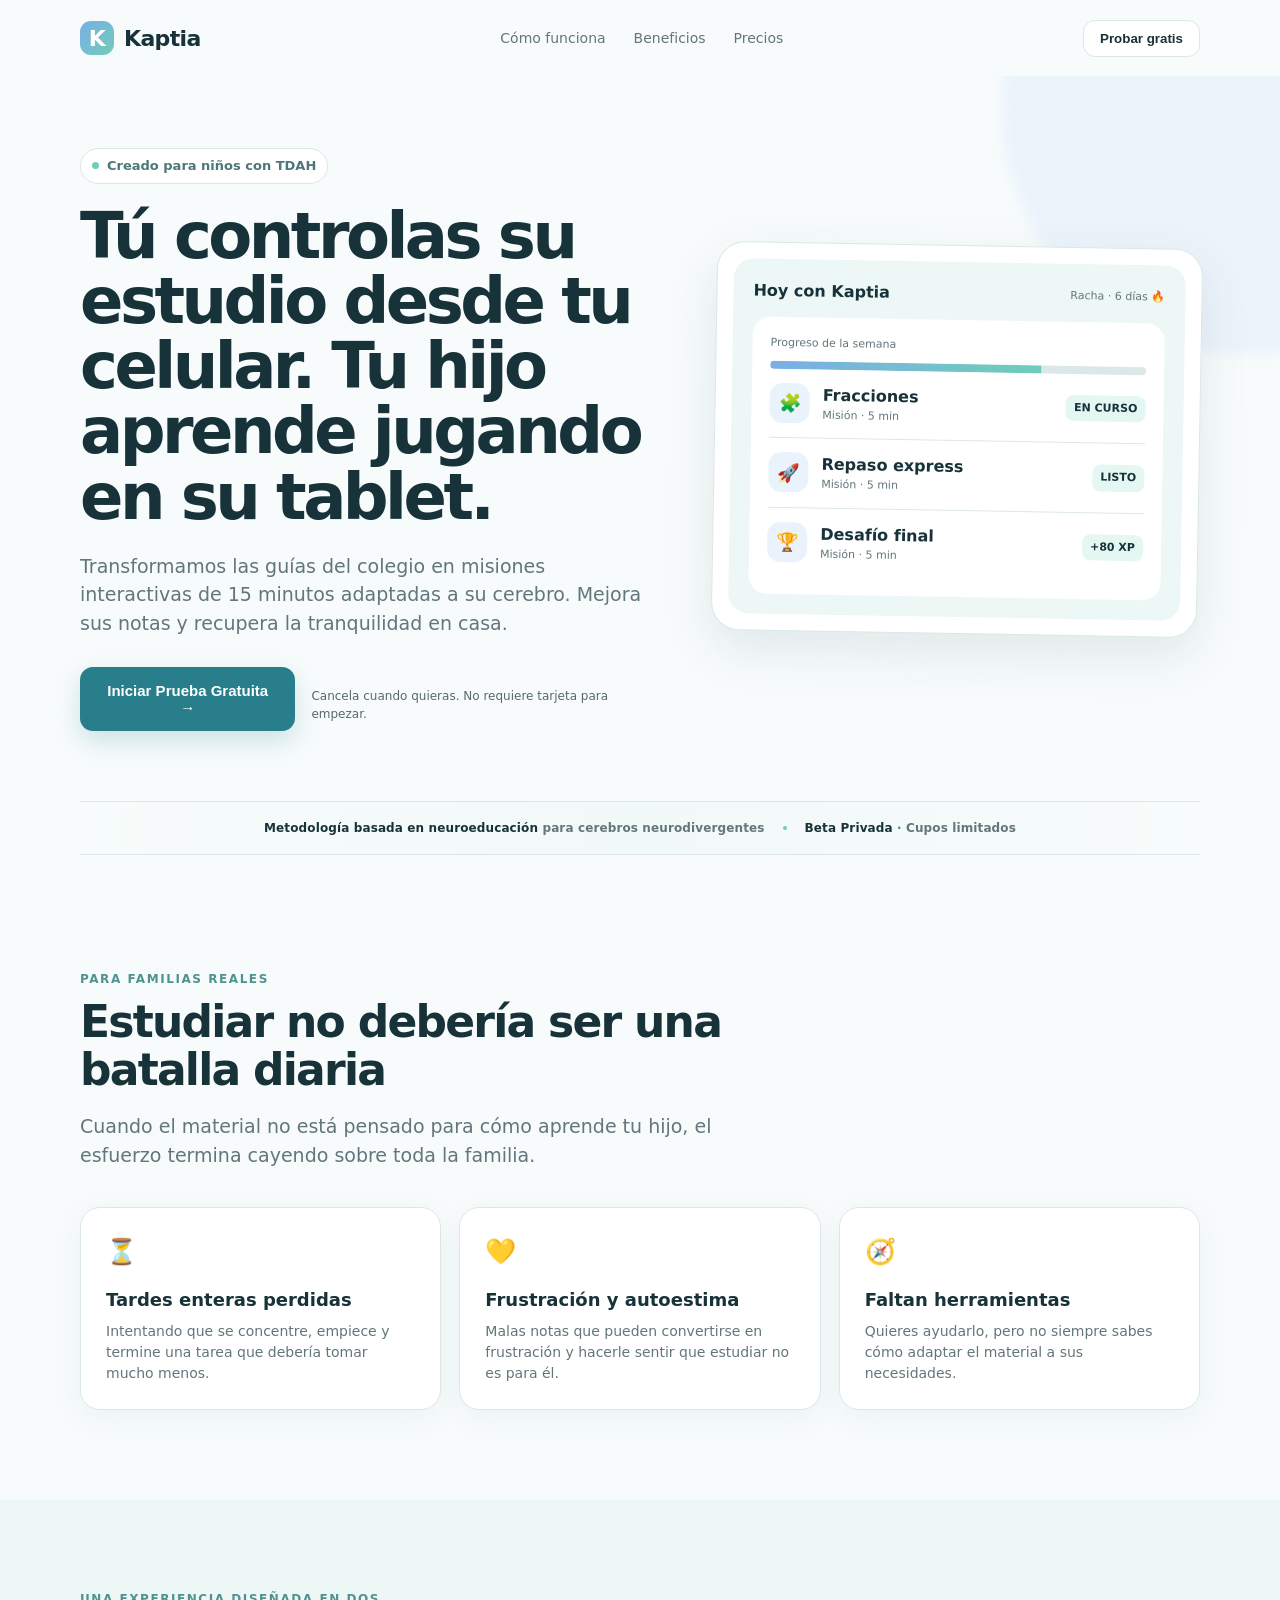
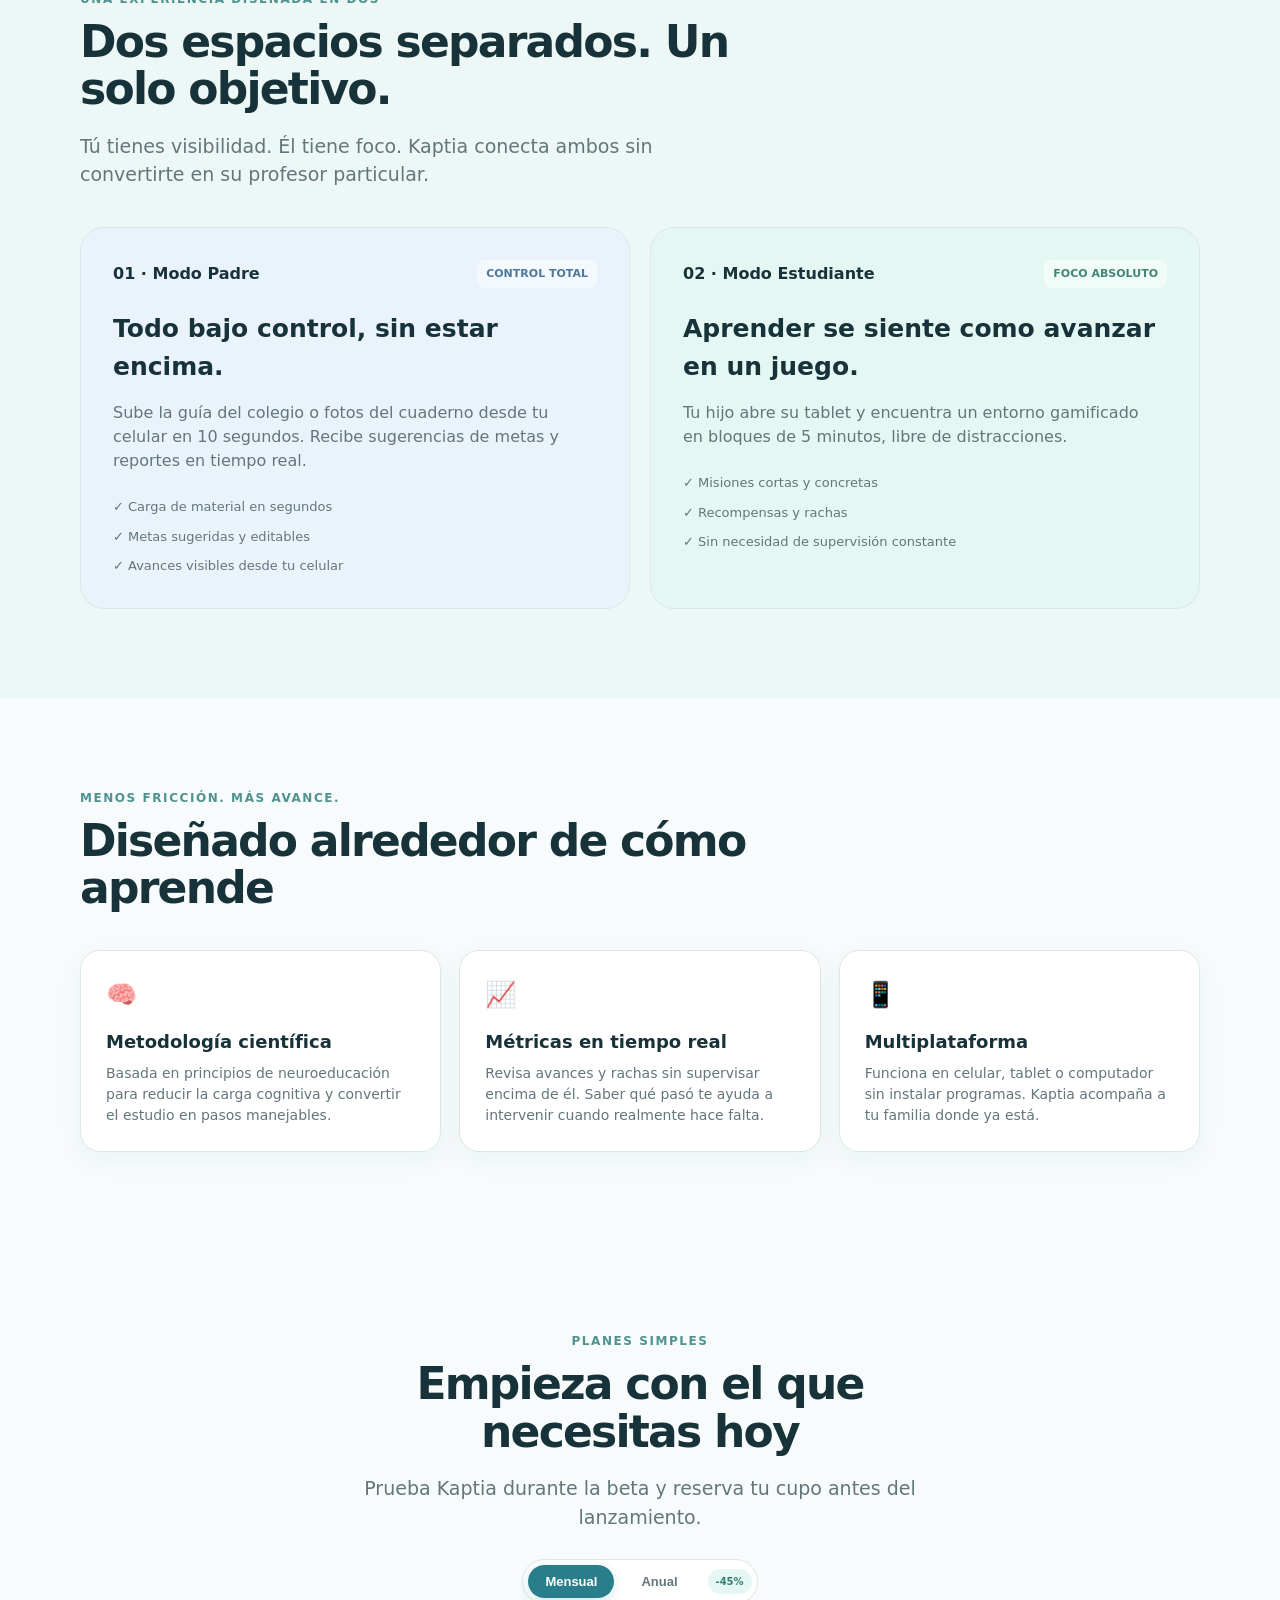
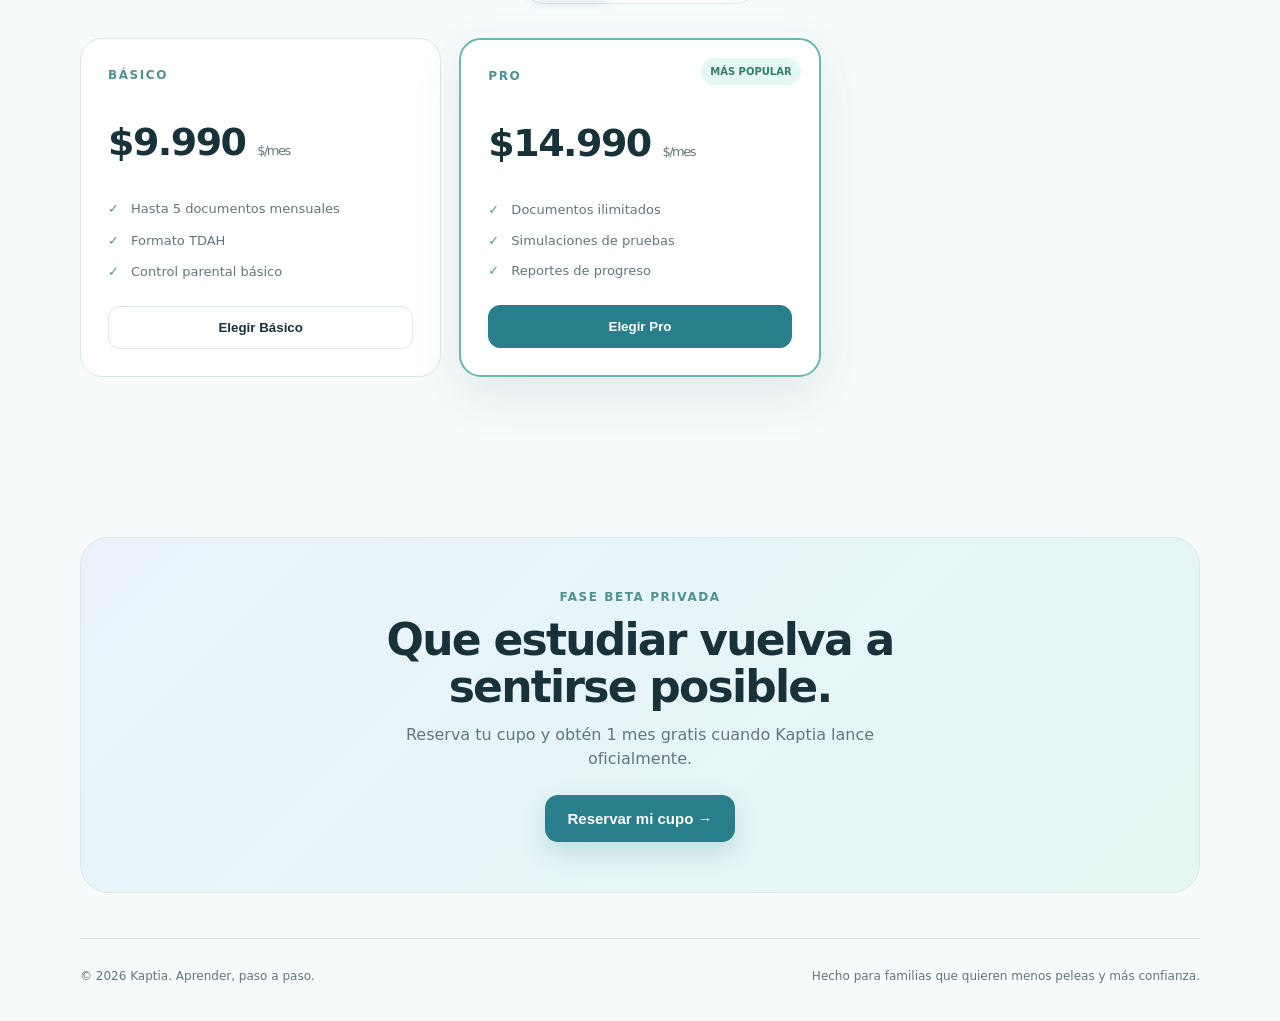
<file: Index.html>
<!doctype html>
<html lang="es">
<head>
<meta charset="utf-8">
<meta name="viewport" content="width=device-width, initial-scale=1">
<title>Kaptia — Estudiar sin peleas</title>

<style>
:root{
  color-scheme:light dark;
  --bg:light-dark(#f7fbfb,#0d1719);
  --surface:light-dark(#fff,#142124);
  --surface2:light-dark(#edf8f6,#183033);
  --text:light-dark(#173238,#eef8f7);
  --muted:light-dark(#63767b,#a9bec1);
  --blue:light-dark(#79aee8,#8dbdf1);
  --blue2:light-dark(#eaf3fc,#20394d);
  --mint:light-dark(#70cdb8,#75d3bc);
  --mint2:light-dark(#e4f7f2,#1a3a34);
  --border:light-dark(#dbe8e7,#2a4144);
  --shadow:0 18px 50px rgba(33,72,77,.10)
}

*{box-sizing:border-box}

html{
  scroll-behavior:smooth;
}

body{
  margin:0;
  font-family:Inter,ui-sans-serif,system-ui,-apple-system,BlinkMacSystemFont,"Segoe UI",sans-serif;
  background:var(--bg);
  color:var(--text);
  line-height:1.5;
}

.app{
  min-height:100vh;
  background:var(--bg);
}

.container{
  width:min(1120px,calc(100% - 40px));
  margin:auto;
}

/* =========================
   NAV
========================= */

.nav{
  height:76px;
  display:flex;
  align-items:center;
  justify-content:space-between;
}

.brand{
  display:flex;
  align-items:center;
  gap:10px;
  font-weight:800;
  font-size:22px;
  letter-spacing:-.03em;
}

.logo{
  width:34px;
  height:34px;
  border-radius:11px;
  background:linear-gradient(135deg,var(--blue),var(--mint));
  display:grid;
  place-items:center;
  color:#fff;
  font-weight:900;
}

.navlinks{
  display:flex;
  gap:28px;
  font-size:14px;
  color:var(--muted);
}

.navlinks a{
  text-decoration:none;
  color:inherit;
}

.navcta{
  border:1px solid var(--border);
  background:var(--surface);
  color:var(--text);
  padding:10px 16px;
  border-radius:12px;
  font-weight:700;
  cursor:pointer;
}

/* =========================
   HERO
========================= */

.hero{
  padding:72px 0 70px;
  position:relative;
  overflow:hidden;
}

.hero:before{
  content:"";
  position:absolute;
  width:500px;
  height:500px;
  border-radius:50%;
  background:var(--blue2);
  filter:blur(4px);
  right:-220px;
  top:-220px;
  opacity:.8;
}

.hero-grid{
  display:grid;
  grid-template-columns:1.08fr .92fr;
  gap:64px;
  align-items:center;
  position:relative;
}

.badge{
  display:inline-flex;
  align-items:center;
  gap:8px;
  padding:7px 11px;
  border:1px solid var(--border);
  background:var(--surface);
  border-radius:999px;
  font-size:13px;
  font-weight:700;
  color:#4d7779;
}

.badge i{
  width:7px;
  height:7px;
  border-radius:50%;
  background:var(--mint);
}

h1{
  font-size:clamp(42px,5vw,68px);
  line-height:1.02;
  letter-spacing:-.055em;
  margin:20px 0 22px;
  max-width:760px;
}

h2{
  font-size:clamp(30px,4vw,44px);
  line-height:1.08;
  letter-spacing:-.04em;
  margin:0 0 14px;
}

.lead{
  font-size:19px;
  color:var(--muted);
  max-width:690px;
}

.actions{
  display:flex;
  align-items:center;
  gap:16px;
  margin-top:30px;
}

.primary{
  border:0;
  border-radius:13px;
  background:#287f8b;
  color:#fff;
  padding:15px 22px;
  font-size:15px;
  font-weight:800;
  cursor:pointer;
  box-shadow:0 10px 25px rgba(40,127,139,.20);
}

.micro{
  font-size:12px;
  color:var(--text);
  opacity:.72;
  margin-top:12px;
}

/* =========================
   AUTORITY STRIP
========================= */

.authority{
  padding:0 0 25px;
}

.authority-inner{
  border-top:1px solid var(--border);
  border-bottom:1px solid var(--border);
  padding:17px 20px;
  display:flex;
  align-items:center;
  justify-content:center;
  gap:18px;
  text-align:center;
  background:linear-gradient(
    90deg,
    transparent,
    color-mix(in srgb,var(--surface2) 55%,transparent),
    transparent
  );
}

.authority-item{
  font-size:12px;
  font-weight:700;
  color:var(--muted);
  letter-spacing:.01em;
}

.authority-item strong{
  color:var(--text);
}

.authority-divider{
  width:4px;
  height:4px;
  border-radius:50%;
  background:var(--mint);
}

/* =========================
   MOCKUP
========================= */

.mockup{
  background:var(--surface);
  border:1px solid var(--border);
  border-radius:28px;
  padding:16px;
  box-shadow:var(--shadow);
  transform:rotate(1deg);
}

.screen{
  border-radius:20px;
  background:var(--surface2);
  padding:20px;
}

.screen-top{
  display:flex;
  justify-content:space-between;
  align-items:center;
}

.tiny{
  font-size:11px;
  color:var(--muted);
}

.dash{
  background:var(--surface);
  border-radius:18px;
  padding:18px;
  margin-top:14px;
}

.progress{
  height:8px;
  background:var(--border);
  border-radius:10px;
  overflow:hidden;
}

.progress span{
  display:block;
  width:72%;
  height:100%;
  background:linear-gradient(90deg,var(--blue),var(--mint));
}

.mission{
  display:flex;
  align-items:center;
  gap:13px;
  padding:14px 0;
  border-bottom:1px solid var(--border);
}

.mission:last-child{
  border:0;
}

.icon{
  width:40px;
  height:40px;
  border-radius:13px;
  background:var(--blue2);
  display:grid;
  place-items:center;
  font-size:18px;
}

.pill{
  margin-left:auto;
  font-size:11px;
  font-weight:800;
  padding:5px 8px;
  border-radius:8px;
  background:var(--mint2);
}

/* =========================
   GENERAL SECTIONS
========================= */

section{
  padding:90px 0;
}

.section-intro{
  max-width:680px;
  margin-bottom:38px;
}

.eyebrow{
  font-size:12px;
  text-transform:uppercase;
  letter-spacing:.13em;
  color:#4f9290;
  font-weight:800;
  margin-bottom:10px;
}

.pain-grid,
.benefit-grid{
  display:grid;
  grid-template-columns:repeat(3,1fr);
  gap:18px;
}

.card{
  background:var(--surface);
  border:1px solid var(--border);
  border-radius:20px;
  padding:25px;
  box-shadow:0 8px 30px rgba(30,75,79,.05);
}

.card .bigicon{
  font-size:25px;
}

.card h3{
  font-size:18px;
  margin:15px 0 8px;
}

.card p{
  color:var(--muted);
  font-size:14px;
  margin:0;
}

/* =========================
   SOLUTION
========================= */

.solution{
  background:var(--surface2);
}

.dual{
  display:grid;
  grid-template-columns:1fr 1fr;
  gap:20px;
}

.mode{
  padding:32px;
  border-radius:24px;
  border:1px solid var(--border);
  min-height:270px;
}

/* Cambio solicitado:
   Fondo diferenciado para cada modo */

.mode.parent-mode{
  background:var(--blue2);
}

.mode.student-mode{
  background:var(--mint2);
}

.mode-head{
  display:flex;
  justify-content:space-between;
  align-items:center;
}

.tag{
  font-size:11px;
  font-weight:800;
  padding:6px 9px;
  border-radius:8px;
  background:rgba(255,255,255,.45);
  color:#4d789a;
}

.student-mode .tag{
  color:#408776;
}

.mode h3{
  font-size:25px;
  margin:22px 0 10px;
}

.mode p{
  color:var(--muted);
  max-width:470px;
}

.bullets{
  display:grid;
  gap:10px;
  margin-top:24px;
}

.bullets div{
  font-size:13px;
  color:var(--muted);
}

/* =========================
   PRICING TOGGLE
========================= */

.pricing-head{
  text-align:center;
  max-width:650px;
  margin:0 auto 28px;
}

.billing-toggle{
  display:flex;
  justify-content:center;
  margin:0 auto 34px;
}

.toggle-wrap{
  display:flex;
  align-items:center;
  gap:10px;
  padding:5px;
  border:1px solid var(--border);
  background:var(--surface);
  border-radius:999px;
}

.toggle-option{
  border:0;
  background:transparent;
  color:var(--muted);
  padding:9px 17px;
  border-radius:999px;
  font-size:13px;
  font-weight:800;
  cursor:pointer;
  transition:.2s ease;
}

.toggle-option.active{
  background:#287f8b;
  color:#fff;
  box-shadow:0 4px 12px rgba(40,127,139,.18);
}

.save-badge{
  font-size:10px;
  font-weight:900;
  color:#347d70;
  background:var(--mint2);
  border-radius:999px;
  padding:5px 8px;
  margin-left:3px;
}

.pricing{
  display:grid;
  grid-template-columns:repeat(3,1fr);
  gap:18px;
  align-items:stretch;
}

.price-card{
  background:var(--surface);
  border:1px solid var(--border);
  border-radius:22px;
  padding:27px;
  display:flex;
  flex-direction:column;
}

.price-card.featured{
  border:2px solid #69b8b2;
  position:relative;
  box-shadow:var(--shadow);
}

.price-card.hidden{
  display:none;
}

.ribbon{
  position:absolute;
  right:18px;
  top:18px;
  background:var(--mint2);
  color:#347d70;
  border-radius:999px;
  padding:6px 9px;
  font-size:10px;
  font-weight:900;
}

.price{
  font-size:38px;
  font-weight:850;
  letter-spacing:-.04em;
  margin:20px 0 4px;
}

.price span{
  font-size:13px;
  color:var(--muted);
  font-weight:500;
}

.features{
  list-style:none;
  padding:0;
  margin:24px 0;
  display:grid;
  gap:11px;
  flex:1;
}

.features li{
  font-size:13px;
  color:var(--muted);
}

.features li:before{
  content:"✓";
  color:#4f9b8c;
  font-weight:900;
  margin-right:8px;
}

.outline{
  width:100%;
  border:1px solid var(--border);
  background:transparent;
  color:var(--text);
  padding:13px;
  border-radius:12px;
  font-weight:800;
  cursor:pointer;
}

.featured .outline{
  background:#287f8b;
  color:white;
  border-color:#287f8b;
}

.annual-note{
  font-size:11px;
  color:#4f9290;
  font-weight:800;
}

/* =========================
   FINAL CTA
========================= */

.final{
  padding:70px 0 45px;
}

.finalbox{
  background:linear-gradient(135deg,var(--blue2),var(--mint2));
  border:1px solid var(--border);
  border-radius:28px;
  padding:50px;
  text-align:center;
}

.finalbox h2{
  max-width:680px;
  margin:0 auto 12px;
}

.finalbox p{
  color:var(--muted);
  margin:0 auto 24px;
  max-width:570px;
}

/* =========================
   FOOTER
========================= */

.footer{
  padding:28px 0 36px;
  border-top:1px solid var(--border);
  font-size:12px;
  color:var(--muted);
  display:flex;
  justify-content:space-between;
}

/* =========================
   MODAL
========================= */

.modal{
  position:fixed;
  inset:0;
  background:rgba(15,33,36,.48);
  display:none;
  align-items:center;
  justify-content:center;
  padding:20px;
  z-index:20;
}

.modal.open{
  display:flex;
}

.modalbox{
  width:min(480px,100%);
  background:var(--surface);
  border:1px solid var(--border);
  border-radius:24px;
  padding:30px;
  box-shadow:0 30px 80px rgba(0,0,0,.2);
  position:relative;
}

.close{
  position:absolute;
  right:15px;
  top:13px;
  border:0;
  background:transparent;
  color:var(--muted);
  font-size:24px;
  cursor:pointer;
}

.modalbox h3{
  font-size:27px;
  line-height:1.1;
  margin:4px 30px 10px 0;
}

.modalbox p{
  font-size:14px;
  color:var(--muted);
}

.form{
  display:grid;
  gap:11px;
  margin-top:20px;
}

.form input{
  width:100%;
  padding:14px 15px;
  border-radius:12px;
  border:1px solid var(--border);
  background:var(--surface);
  color:var(--text);
  font:inherit;
  outline:none;
}

.form input:focus{
  border-color:#6bb9b3;
}

.form button{
  padding:14px;
  border:0;
  border-radius:12px;
  background:#287f8b;
  color:#fff;
  font-weight:800;
  cursor:pointer;
}

.success{
  display:none;
  margin-top:14px;
  padding:12px;
  border-radius:12px;
  background:var(--mint2);
  font-size:13px;
  color:#3c7d71;
}

.success.show{
  display:block;
}

/* =========================
   MOBILE STICKY CTA
========================= */

.mobile-sticky-cta{
  display:none;
}

/* =========================
   MOBILE
========================= */

@media(max-width:800px){

  body{
    padding-bottom:74px;
  }

  .container{
    width:min(100% - 28px,680px);
  }

  .nav{
    height:64px;
  }

  .navlinks{
    display:none;
  }

  .navcta{
    padding:8px 11px;
    font-size:12px;
  }

  .hero{
    padding:45px 0 45px;
  }

  .hero-grid{
    grid-template-columns:1fr;
    gap:36px;
  }

  h1{
    font-size:43px;
  }

  .lead{
    font-size:17px;
  }

  .actions{
    display:block;
  }

  .primary{
    width:100%;
  }

  .micro{
    color:var(--text);
    opacity:.78;
    text-align:center;
  }

  /* Franja de autoridad móvil */

  .authority{
    padding:0 0 15px;
  }

  .authority-inner{
    flex-direction:column;
    gap:7px;
    padding:15px 12px;
  }

  .authority-divider{
    display:none;
  }

  .authority-item{
    font-size:11px;
    line-height:1.35;
  }

  /* Mockup */

  .mockup{
    transform:none;
  }

  .screen{
    padding:18px;
  }

  .screen strong{
    font-size:15px;
  }

  .screen .tiny{
    font-size:12px;
  }

  .mission{
    padding:15px 0;
  }

  .mission strong{
    font-size:14px;
  }

  .pill{
    font-size:10px;
  }

  .pain-grid,
  .benefit-grid,
  .pricing,
  .dual{
    grid-template-columns:1fr;
  }

  section{
    padding:65px 0;
  }

  .mode{
    min-height:auto;
  }

  .price-card{
    padding:23px;
  }

  .finalbox{
    padding:34px 22px;
  }

  .footer{
    display:block;
    text-align:center;
  }

  .footer div+div{
    margin-top:8px;
  }

  /* Pricing */

  .billing-toggle{
    margin-bottom:25px;
  }

  .toggle-wrap{
    width:100%;
    justify-content:center;
  }

  .toggle-option{
    flex:1;
  }

  .save-badge{
    display:none;
  }

  /* Sticky CTA */

  .mobile-sticky-cta{
    position:fixed;
    display:block;
    left:12px;
    right:12px;
    bottom:12px;
    z-index:19;
    padding:14px 18px;
    border:0;
    border-radius:15px;
    background:#287f8b;
    color:#fff;
    font-size:15px;
    font-weight:900;
    box-shadow:
      0 8px 25px rgba(0,0,0,.20),
      0 2px 8px rgba(40,127,139,.25);
    cursor:pointer;
  }
}

@media(min-width:801px){
  .annual-card{
    display:none;
  }
}
</style>
</head>

<body>

<div class="app">

<header class="container nav">

  <div class="brand">
    <span class="logo">K</span>
    Kaptia
  </div>

  <nav class="navlinks">
    <a href="#solucion">Cómo funciona</a>
    <a href="#beneficios">Beneficios</a>
    <a href="#precios">Precios</a>
  </nav>

  <button class="navcta open-modal">
    Probar gratis
  </button>

</header>

<main>

<!-- =========================
     HERO
========================= -->

<section class="hero">

  <div class="container hero-grid">

    <div>

      <span class="badge">
        <i></i>
        Creado para niños con TDAH
      </span>

      <h1>
        Tú controlas su estudio desde tu celular. Tu hijo aprende jugando en su tablet.
      </h1>

      <p class="lead">
        Transformamos las guías del colegio en misiones interactivas de 15 minutos adaptadas a su cerebro. Mejora sus notas y recupera la tranquilidad en casa.
      </p>

      <div class="actions">

        <button class="primary open-modal">
          Iniciar Prueba Gratuita →
        </button>

        <div class="micro">
          Cancela cuando quieras. No requiere tarjeta para empezar.
        </div>

      </div>

    </div>

    <!-- MOCKUP -->

    <div class="mockup" aria-label="Vista previa de Kaptia">

      <div class="screen">

        <div class="screen-top">

          <strong>Hoy con Kaptia</strong>

          <span class="tiny">
            Racha · 6 días 🔥
          </span>

        </div>

        <div class="dash">

          <div class="tiny">
            Progreso de la semana
          </div>

          <div class="progress" style="margin-top:9px">
            <span></span>
          </div>

          <div class="mission">

            <div class="icon">🧩</div>

            <div>
              <strong>Fracciones</strong>
              <div class="tiny">Misión · 5 min</div>
            </div>

            <span class="pill">EN CURSO</span>

          </div>

          <div class="mission">

            <div class="icon">🚀</div>

            <div>
              <strong>Repaso express</strong>
              <div class="tiny">Misión · 5 min</div>
            </div>

            <span class="pill">LISTO</span>

          </div>

          <div class="mission">

            <div class="icon">🏆</div>

            <div>
              <strong>Desafío final</strong>
              <div class="tiny">Misión · 5 min</div>
            </div>

            <span class="pill">+80 XP</span>

          </div>

        </div>

      </div>

    </div>

  </div>

</section>


<!-- =========================
     AUTHORITY STRIP
========================= -->

<section class="authority">

  <div class="container">

    <div class="authority-inner">

      <div class="authority-item">
        <strong>Metodología basada en neuroeducación</strong>
        para cerebros neurodivergentes
      </div>

      <span class="authority-divider"></span>

      <div class="authority-item">
        <strong>Beta Privada</strong>
        · Cupos limitados
      </div>

    </div>

  </div>

</section>


<!-- =========================
     PAIN
========================= -->

<section>

  <div class="container">

    <div class="section-intro">

      <div class="eyebrow">
        Para familias reales
      </div>

      <h2>
        Estudiar no debería ser una batalla diaria
      </h2>

      <p class="lead">
        Cuando el material no está pensado para cómo aprende tu hijo, el esfuerzo termina cayendo sobre toda la familia.
      </p>

    </div>

    <div class="pain-grid">

      <article class="card">

        <div class="bigicon">⏳</div>

        <h3>
          Tardes enteras perdidas
        </h3>

        <p>
          Intentando que se concentre, empiece y termine una tarea que debería tomar mucho menos.
        </p>

      </article>

      <article class="card">

        <div class="bigicon">💛</div>

        <h3>
          Frustración y autoestima
        </h3>

        <p>
          Malas notas que pueden convertirse en frustración y hacerle sentir que estudiar no es para él.
        </p>

      </article>

      <article class="card">

        <div class="bigicon">🧭</div>

        <h3>
          Faltan herramientas
        </h3>

        <p>
          Quieres ayudarlo, pero no siempre sabes cómo adaptar el material a sus necesidades.
        </p>

      </article>

    </div>

  </div>

</section>


<!-- =========================
     SOLUTION
========================= -->

<section id="solucion" class="solution">

  <div class="container">

    <div class="section-intro">

      <div class="eyebrow">
        Una experiencia diseñada en dos
      </div>

      <h2>
        Dos espacios separados. Un solo objetivo.
      </h2>

      <p class="lead">
        Tú tienes visibilidad. Él tiene foco. Kaptia conecta ambos sin convertirte en su profesor particular.
      </p>

    </div>

    <div class="dual">

      <!-- MODO PADRE -->

      <article class="mode parent-mode">

        <div class="mode-head">

          <strong>
            01 · Modo Padre
          </strong>

          <span class="tag">
            CONTROL TOTAL
          </span>

        </div>

        <h3>
          Todo bajo control, sin estar encima.
        </h3>

        <p>
          Sube la guía del colegio o fotos del cuaderno desde tu celular en 10 segundos. Recibe sugerencias de metas y reportes en tiempo real.
        </p>

        <div class="bullets">

          <div>
            ✓ Carga de material en segundos
          </div>

          <div>
            ✓ Metas sugeridas y editables
          </div>

          <div>
            ✓ Avances visibles desde tu celular
          </div>

        </div>

      </article>


      <!-- MODO ESTUDIANTE -->

      <article class="mode student-mode">

        <div class="mode-head">

          <strong>
            02 · Modo Estudiante
          </strong>

          <span class="tag">
            FOCO ABSOLUTO
          </span>

        </div>

        <h3>
          Aprender se siente como avanzar en un juego.
        </h3>

        <p>
          Tu hijo abre su tablet y encuentra un entorno gamificado en bloques de 5 minutos, libre de distracciones.
        </p>

        <div class="bullets">

          <div>
            ✓ Misiones cortas y concretas
          </div>

          <div>
            ✓ Recompensas y rachas
          </div>

          <div>
            ✓ Sin necesidad de supervisión constante
          </div>

        </div>

      </article>

    </div>

  </div>

</section>


<!-- =========================
     BENEFITS
========================= -->

<section id="beneficios">

  <div class="container">

    <div class="section-intro">

      <div class="eyebrow">
        Menos fricción. Más avance.
      </div>

      <h2>
        Diseñado alrededor de cómo aprende
      </h2>

    </div>

    <div class="benefit-grid">

      <article class="card">

        <div class="bigicon">🧠</div>

        <h3>
          Metodología científica
        </h3>

        <p>
          Basada en principios de neuroeducación para reducir la carga cognitiva y convertir el estudio en pasos manejables.
        </p>

      </article>

      <article class="card">

        <div class="bigicon">📈</div>

        <h3>
          Métricas en tiempo real
        </h3>

        <p>
          Revisa avances y rachas sin supervisar encima de él. Saber qué pasó te ayuda a intervenir cuando realmente hace falta.
        </p>

      </article>

      <article class="card">

        <div class="bigicon">📱</div>

        <h3>
          Multiplataforma
        </h3>

        <p>
          Funciona en celular, tablet o computador sin instalar programas. Kaptia acompaña a tu familia donde ya está.
        </p>

      </article>

    </div>

  </div>

</section>


<!-- =========================
     PRICING
========================= -->

<section id="precios">

  <div class="container">

    <div class="pricing-head">

      <div class="eyebrow">
        Planes simples
      </div>

      <h2>
        Empieza con el que necesitas hoy
      </h2>

      <p class="lead">
        Prueba Kaptia durante la beta y reserva tu cupo antes del lanzamiento.
      </p>

    </div>


    <!-- TOGGLE -->

    <div class="billing-toggle">

      <div class="toggle-wrap">

        <button
          class="toggle-option active"
          id="monthlyToggle"
          type="button"
          aria-pressed="true">
          Mensual
        </button>

        <button
          class="toggle-option"
          id="annualToggle"
          type="button"
          aria-pressed="false">
          Anual
        </button>

        <span class="save-badge">
          -45%
        </span>

      </div>

    </div>


    <!-- PLANES -->

    <div class="pricing">

      <!-- BÁSICO -->

      <article
        class="price-card monthly-card"
        id="basicCard">

        <div class="eyebrow">
          Básico
        </div>

        <div class="price">
          $9.990
          <span>$/mes</span>
        </div>

        <ul class="features">

          <li>
            Hasta 5 documentos mensuales
          </li>

          <li>
            Formato TDAH
          </li>

          <li>
            Control parental básico
          </li>

        </ul>

        <button
          class="outline open-modal"
          data-plan="Básico">

          Elegir Básico

        </button>

      </article>


      <!-- PRO MENSUAL -->

      <article
        class="price-card featured monthly-card"
        id="proMonthlyCard">

        <span class="ribbon">
          MÁS POPULAR
        </span>

        <div class="eyebrow">
          Pro
        </div>

        <div class="price">
          $14.990
          <span>$/mes</span>
        </div>

        <ul class="features">

          <li>
            Documentos ilimitados
          </li>

          <li>
            Simulaciones de pruebas
          </li>

          <li>
            Reportes de progreso
          </li>

        </ul>

        <button
          class="outline open-modal"
          data-plan="Pro">

          Elegir Pro

        </button>

      </article>


      <!-- PRO ANUAL -->

      <article
        class="price-card featured annual-card"
        id="proAnnualCard">

        <span class="ribbon">
          AHORRA 45%
        </span>

        <div class="eyebrow">
          Pro Anual
        </div>

        <div class="price">
          $99.000
          <span>$/año</span>
        </div>

        <div class="annual-note">
          AHORRA 45% VS. PAGO MENSUAL
        </div>

        <ul class="features">

          <li>
            Todo lo de Pro
          </li>

          <li>
            Mantenimiento cognitivo para vacaciones escolares
          </li>

        </ul>

        <button
          class="outline open-modal"
          data-plan="Pro Anual">

          Elegir Pro Anual

        </button>

      </article>

    </div>

  </div>

</section>


<!-- =========================
     FINAL CTA
========================= -->

<section class="final">

  <div class="container">

    <div class="finalbox">

      <div class="eyebrow">
        Fase Beta Privada
      </div>

      <h2>
        Que estudiar vuelva a sentirse posible.
      </h2>

      <p>
        Reserva tu cupo y obtén 1 mes gratis cuando Kaptia lance oficialmente.
      </p>

      <button class="primary open-modal">
        Reservar mi cupo →
      </button>

    </div>

  </div>

</section>

</main>


<!-- =========================
     FOOTER
========================= -->

<footer class="container footer">

  <div>
    © 2026 Kaptia. Aprender, paso a paso.
  </div>

  <div>
    Hecho para familias que quieren menos peleas y más confianza.
  </div>

</footer>


<!-- =========================
     MODAL
========================= -->

<div
  class="modal"
  id="modal"
  role="dialog"
  aria-modal="true"
  aria-labelledby="modalTitle">

  <div class="modalbox">

    <button
      class="close"
      id="close"
      aria-label="Cerrar">
      ×
    </button>

    <div class="eyebrow">
      Beta privada
    </div>

    <h3 id="modalTitle">
      Reserva tu cupo en Kaptia
    </h3>

    <p>
      Estamos en Fase Beta Privada. Deja tu correo para reservar tu cupo y obtener
      <strong>1 mes gratis al lanzar.</strong>
    </p>

    <form
      class="form"
      id="form">

      <input
        type="email"
        id="email"
        placeholder="Tu correo electrónico"
        required>

      <button type="submit">
        Quiero reservar mi cupo
      </button>

    </form>

    <div
      class="success"
      id="success">

      ¡Listo! Tu cupo quedó reservado para la beta. Te contactaremos al lanzar. 🎉

    </div>

  </div>

</div>


<!-- =========================
     MOBILE STICKY CTA
========================= -->

<button
  class="mobile-sticky-cta open-modal"
  aria-label="Probar Kaptia gratis">

  Probar gratis →

</button>


<script>

/* =====================================
   MODAL
===================================== */

const modal = document.getElementById('modal');
const close = document.getElementById('close');
const form = document.getElementById('form');
const success = document.getElementById('success');

function openModal(){

  modal.classList.add('open');

  document.body.style.overflow = 'hidden';

  setTimeout(() => {
    document.getElementById('email').focus();
  }, 80);
}

function closeModal(){

  modal.classList.remove('open');

  document.body.style.overflow = '';

}


/* Abrir modal */

document
  .querySelectorAll('.open-modal')
  .forEach(button => {

    button.addEventListener('click', () => {

      /*
       * Si el botón corresponde a un plan,
       * podemos guardar el plan seleccionado.
       */

      const selectedPlan = button.dataset.plan;

      if(selectedPlan){

        document.getElementById('modalTitle').textContent =
          `Reserva tu cupo — ${selectedPlan}`;

      }else{

        document.getElementById('modalTitle').textContent =
          'Reserva tu cupo en Kaptia';

      }

      openModal();

    });

  });


/* Cerrar modal */

close.addEventListener('click', closeModal);

modal.addEventListener('click', event => {

  if(event.target === modal){
    closeModal();
  }

});

document.addEventListener('keydown', event => {

  if(event.key === 'Escape'){
    closeModal();
  }

});


/* =====================================
   FORMULARIO
===================================== */

form.addEventListener('submit', event => {

  event.preventDefault();

  success.classList.add('show');

  form.style.display = 'none';

});


/* =====================================
   PRICING TOGGLE
===================================== */

const monthlyToggle =
  document.getElementById('monthlyToggle');

const annualToggle =
  document.getElementById('annualToggle');

const monthlyCards =
  document.querySelectorAll('.monthly-card');

const annualCard =
  document.getElementById('proAnnualCard');


function showMonthly(){

  monthlyToggle.classList.add('active');
  annualToggle.classList.remove('active');

  monthlyToggle.setAttribute('aria-pressed','true');
  annualToggle.setAttribute('aria-pressed','false');

  monthlyCards.forEach(card => {
    card.classList.remove('hidden');
  });

  annualCard.classList.add('hidden');

}


function showAnnual(){

  monthlyToggle.classList.remove('active');
  annualToggle.classList.add('active');

  monthlyToggle.setAttribute('aria-pressed','false');
  annualToggle.setAttribute('aria-pressed','true');

  monthlyCards.forEach(card => {
    card.classList.add('hidden');
  });

  annualCard.classList.remove('hidden');

}


monthlyToggle.addEventListener(
  'click',
  showMonthly
);

annualToggle.addEventListener(
  'click',
  showAnnual
);


/*
 * Estado inicial:
 * Mensual
 */

showMonthly();

</script>

</body>
</html>
</file>
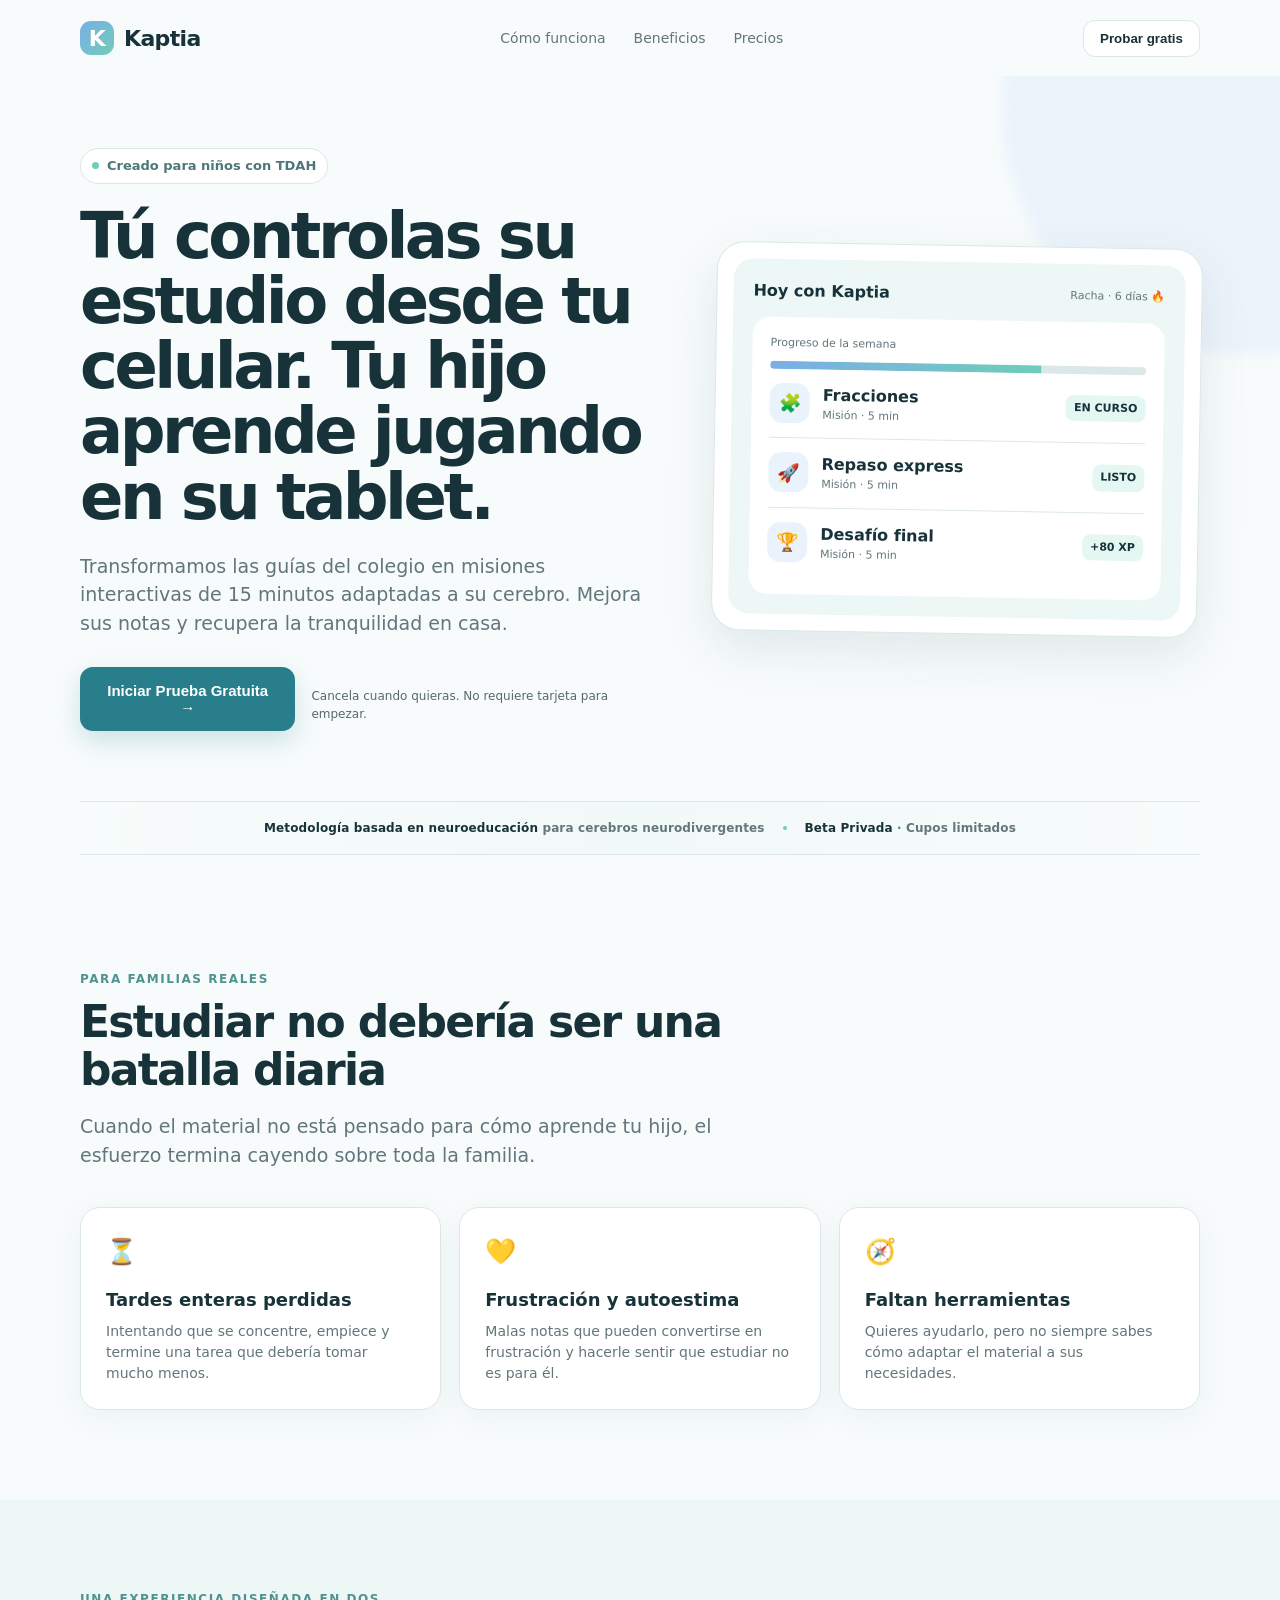
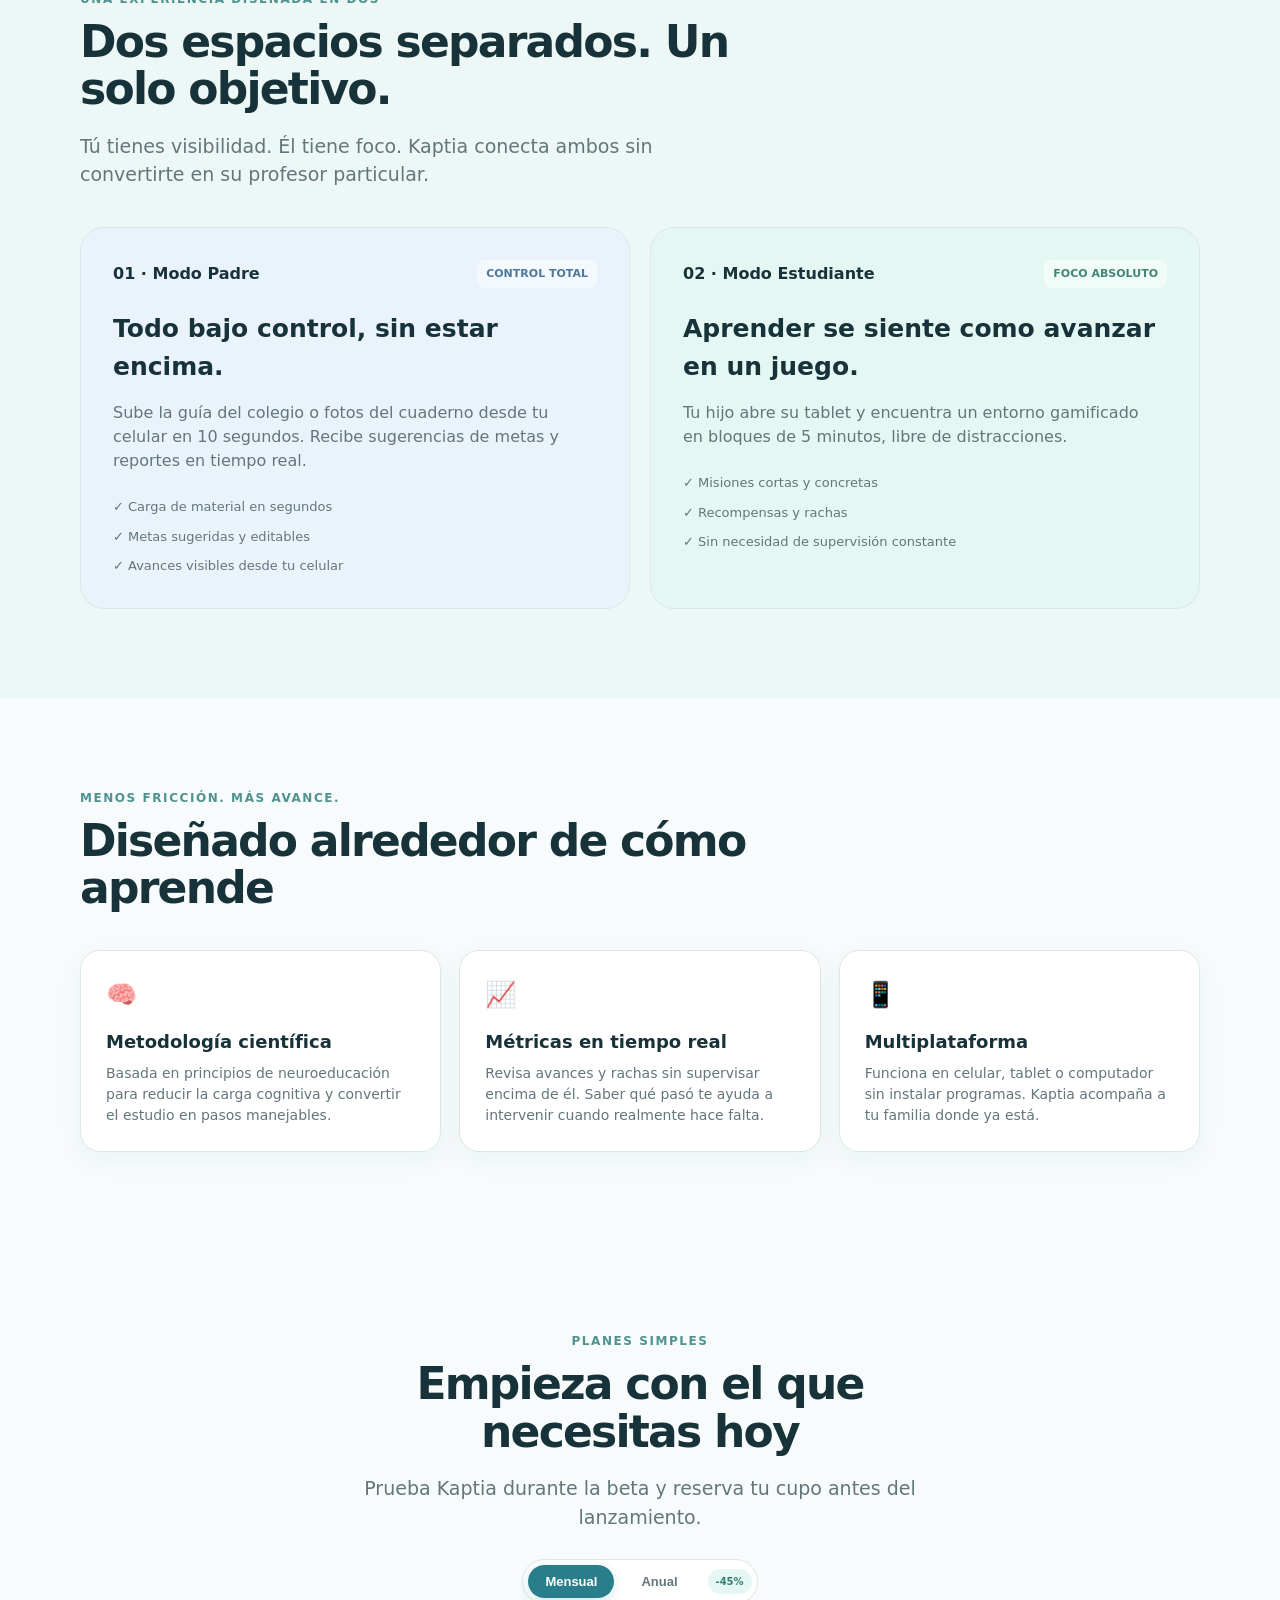
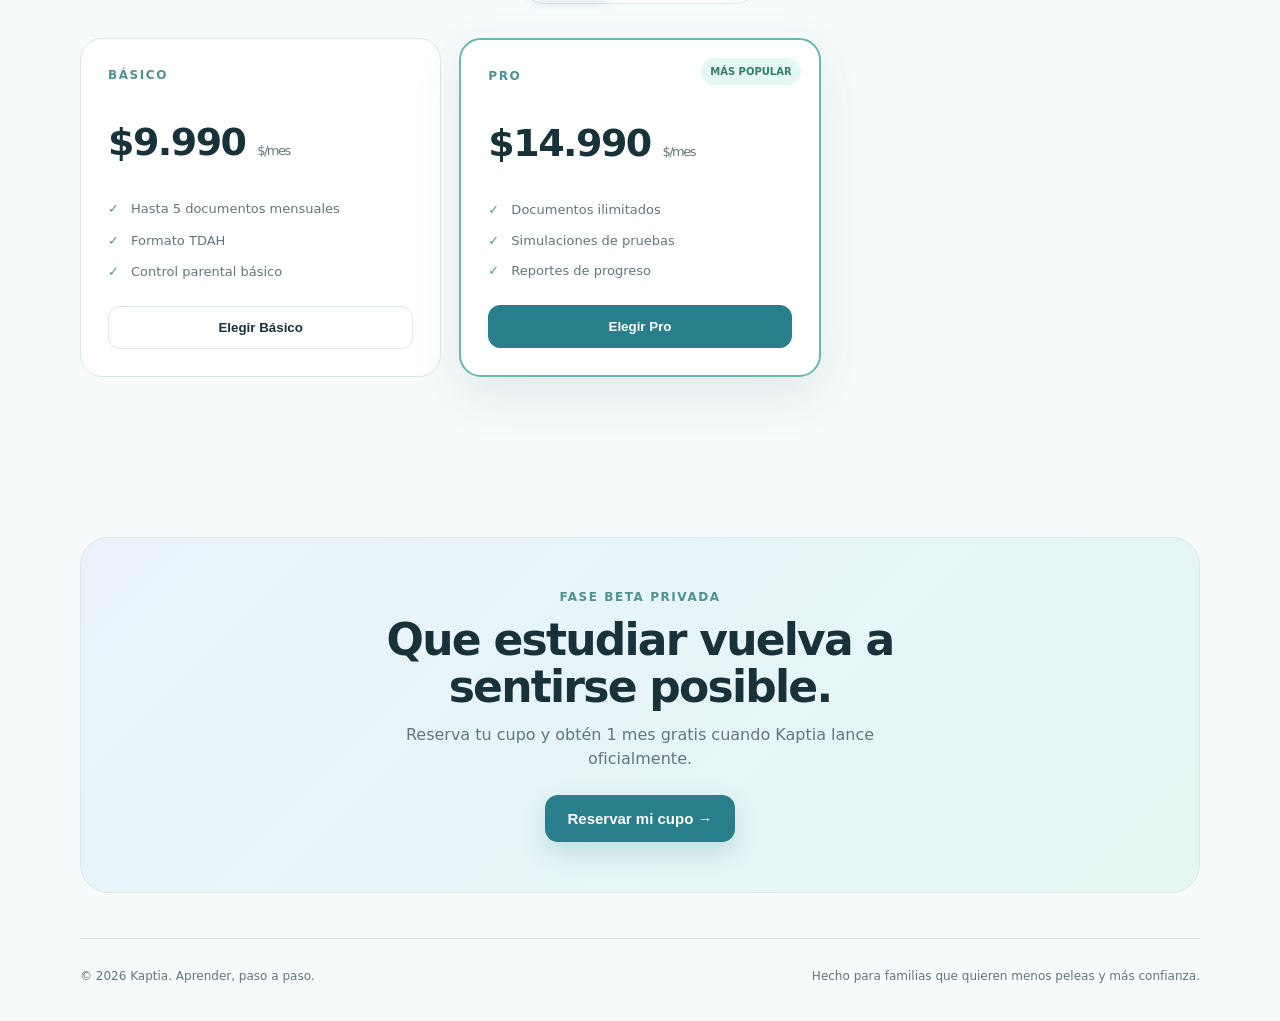
<file: index.html>
<!doctype html>
<html lang="es">
<head>
  
  <!-- Google tag (gtag.js) -->
<script async src="https://www.googletagmanager.com/gtag/js?id=G-N2ZTDG14JB"></script>
<script>
  window.dataLayer = window.dataLayer || [];
  function gtag(){dataLayer.push(arguments);}
  gtag('js', new Date());

  gtag('config', 'G-N2ZTDG14JB');
</script>
  
  <!-- Google Tag Manager -->
<script>(function(w,d,s,l,i){w[l]=w[l]||[];w[l].push({'gtm.start':
new Date().getTime(),event:'gtm.js'});var f=d.getElementsByTagName(s)[0],
j=d.createElement(s),dl=l!='dataLayer'?'&l='+l:'';j.async=true;j.src=
'https://www.googletagmanager.com/gtm.js?id='+i+dl;f.parentNode.insertBefore(j,f);
})(window,document,'script','dataLayer','GTM-5HH45PRM');</script>
<!-- End Google Tag Manager -->
  
<meta charset="utf-8">
<meta name="viewport" content="width=device-width, initial-scale=1">
<title>Kaptia — Estudiar sin peleas</title>

<style>
:root{
  color-scheme:light dark;
  --bg:light-dark(#f7fbfb,#0d1719);
  --surface:light-dark(#fff,#142124);
  --surface2:light-dark(#edf8f6,#183033);
  --text:light-dark(#173238,#eef8f7);
  --muted:light-dark(#63767b,#a9bec1);
  --blue:light-dark(#79aee8,#8dbdf1);
  --blue2:light-dark(#eaf3fc,#20394d);
  --mint:light-dark(#70cdb8,#75d3bc);
  --mint2:light-dark(#e4f7f2,#1a3a34);
  --border:light-dark(#dbe8e7,#2a4144);
  --shadow:0 18px 50px rgba(33,72,77,.10)
}

*{box-sizing:border-box}

html{
  scroll-behavior:smooth;
}

body{
  margin:0;
  font-family:Inter,ui-sans-serif,system-ui,-apple-system,BlinkMacSystemFont,"Segoe UI",sans-serif;
  background:var(--bg);
  color:var(--text);
  line-height:1.5;
}

.app{
  min-height:100vh;
  background:var(--bg);
}

.container{
  width:min(1120px,calc(100% - 40px));
  margin:auto;
}

/* =========================
   NAV
========================= */

.nav{
  height:76px;
  display:flex;
  align-items:center;
  justify-content:space-between;
}

.brand{
  display:flex;
  align-items:center;
  gap:10px;
  font-weight:800;
  font-size:22px;
  letter-spacing:-.03em;
}

.logo{
  width:34px;
  height:34px;
  border-radius:11px;
  background:linear-gradient(135deg,var(--blue),var(--mint));
  display:grid;
  place-items:center;
  color:#fff;
  font-weight:900;
}

.navlinks{
  display:flex;
  gap:28px;
  font-size:14px;
  color:var(--muted);
}

.navlinks a{
  text-decoration:none;
  color:inherit;
}

.navcta{
  border:1px solid var(--border);
  background:var(--surface);
  color:var(--text);
  padding:10px 16px;
  border-radius:12px;
  font-weight:700;
  cursor:pointer;
}

/* =========================
   HERO
========================= */

.hero{
  padding:72px 0 70px;
  position:relative;
  overflow:hidden;
}

.hero:before{
  content:"";
  position:absolute;
  width:500px;
  height:500px;
  border-radius:50%;
  background:var(--blue2);
  filter:blur(4px);
  right:-220px;
  top:-220px;
  opacity:.8;
}

.hero-grid{
  display:grid;
  grid-template-columns:1.08fr .92fr;
  gap:64px;
  align-items:center;
  position:relative;
}

.badge{
  display:inline-flex;
  align-items:center;
  gap:8px;
  padding:7px 11px;
  border:1px solid var(--border);
  background:var(--surface);
  border-radius:999px;
  font-size:13px;
  font-weight:700;
  color:#4d7779;
}

.badge i{
  width:7px;
  height:7px;
  border-radius:50%;
  background:var(--mint);
}

h1{
  font-size:clamp(42px,5vw,68px);
  line-height:1.02;
  letter-spacing:-.055em;
  margin:20px 0 22px;
  max-width:760px;
}

h2{
  font-size:clamp(30px,4vw,44px);
  line-height:1.08;
  letter-spacing:-.04em;
  margin:0 0 14px;
}

.lead{
  font-size:19px;
  color:var(--muted);
  max-width:690px;
}

.actions{
  display:flex;
  align-items:center;
  gap:16px;
  margin-top:30px;
}

.primary{
  border:0;
  border-radius:13px;
  background:#287f8b;
  color:#fff;
  padding:15px 22px;
  font-size:15px;
  font-weight:800;
  cursor:pointer;
  box-shadow:0 10px 25px rgba(40,127,139,.20);
}

.micro{
  font-size:12px;
  color:var(--text);
  opacity:.72;
  margin-top:12px;
}

/* =========================
   AUTORITY STRIP
========================= */

.authority{
  padding:0 0 25px;
}

.authority-inner{
  border-top:1px solid var(--border);
  border-bottom:1px solid var(--border);
  padding:17px 20px;
  display:flex;
  align-items:center;
  justify-content:center;
  gap:18px;
  text-align:center;
  background:linear-gradient(
    90deg,
    transparent,
    color-mix(in srgb,var(--surface2) 55%,transparent),
    transparent
  );
}

.authority-item{
  font-size:12px;
  font-weight:700;
  color:var(--muted);
  letter-spacing:.01em;
}

.authority-item strong{
  color:var(--text);
}

.authority-divider{
  width:4px;
  height:4px;
  border-radius:50%;
  background:var(--mint);
}

/* =========================
   MOCKUP
========================= */

.mockup{
  background:var(--surface);
  border:1px solid var(--border);
  border-radius:28px;
  padding:16px;
  box-shadow:var(--shadow);
  transform:rotate(1deg);
}

.screen{
  border-radius:20px;
  background:var(--surface2);
  padding:20px;
}

.screen-top{
  display:flex;
  justify-content:space-between;
  align-items:center;
}

.tiny{
  font-size:11px;
  color:var(--muted);
}

.dash{
  background:var(--surface);
  border-radius:18px;
  padding:18px;
  margin-top:14px;
}

.progress{
  height:8px;
  background:var(--border);
  border-radius:10px;
  overflow:hidden;
}

.progress span{
  display:block;
  width:72%;
  height:100%;
  background:linear-gradient(90deg,var(--blue),var(--mint));
}

.mission{
  display:flex;
  align-items:center;
  gap:13px;
  padding:14px 0;
  border-bottom:1px solid var(--border);
}

.mission:last-child{
  border:0;
}

.icon{
  width:40px;
  height:40px;
  border-radius:13px;
  background:var(--blue2);
  display:grid;
  place-items:center;
  font-size:18px;
}

.pill{
  margin-left:auto;
  font-size:11px;
  font-weight:800;
  padding:5px 8px;
  border-radius:8px;
  background:var(--mint2);
}

/* =========================
   GENERAL SECTIONS
========================= */

section{
  padding:90px 0;
}

.section-intro{
  max-width:680px;
  margin-bottom:38px;
}

.eyebrow{
  font-size:12px;
  text-transform:uppercase;
  letter-spacing:.13em;
  color:#4f9290;
  font-weight:800;
  margin-bottom:10px;
}

.pain-grid,
.benefit-grid{
  display:grid;
  grid-template-columns:repeat(3,1fr);
  gap:18px;
}

.card{
  background:var(--surface);
  border:1px solid var(--border);
  border-radius:20px;
  padding:25px;
  box-shadow:0 8px 30px rgba(30,75,79,.05);
}

.card .bigicon{
  font-size:25px;
}

.card h3{
  font-size:18px;
  margin:15px 0 8px;
}

.card p{
  color:var(--muted);
  font-size:14px;
  margin:0;
}

/* =========================
   SOLUTION
========================= */

.solution{
  background:var(--surface2);
}

.dual{
  display:grid;
  grid-template-columns:1fr 1fr;
  gap:20px;
}

.mode{
  padding:32px;
  border-radius:24px;
  border:1px solid var(--border);
  min-height:270px;
}

/* Cambio solicitado:
   Fondo diferenciado para cada modo */

.mode.parent-mode{
  background:var(--blue2);
}

.mode.student-mode{
  background:var(--mint2);
}

.mode-head{
  display:flex;
  justify-content:space-between;
  align-items:center;
}

.tag{
  font-size:11px;
  font-weight:800;
  padding:6px 9px;
  border-radius:8px;
  background:rgba(255,255,255,.45);
  color:#4d789a;
}

.student-mode .tag{
  color:#408776;
}

.mode h3{
  font-size:25px;
  margin:22px 0 10px;
}

.mode p{
  color:var(--muted);
  max-width:470px;
}

.bullets{
  display:grid;
  gap:10px;
  margin-top:24px;
}

.bullets div{
  font-size:13px;
  color:var(--muted);
}

/* =========================
   PRICING TOGGLE
========================= */

.pricing-head{
  text-align:center;
  max-width:650px;
  margin:0 auto 28px;
}

.billing-toggle{
  display:flex;
  justify-content:center;
  margin:0 auto 34px;
}

.toggle-wrap{
  display:flex;
  align-items:center;
  gap:10px;
  padding:5px;
  border:1px solid var(--border);
  background:var(--surface);
  border-radius:999px;
}

.toggle-option{
  border:0;
  background:transparent;
  color:var(--muted);
  padding:9px 17px;
  border-radius:999px;
  font-size:13px;
  font-weight:800;
  cursor:pointer;
  transition:.2s ease;
}

.toggle-option.active{
  background:#287f8b;
  color:#fff;
  box-shadow:0 4px 12px rgba(40,127,139,.18);
}

.save-badge{
  font-size:10px;
  font-weight:900;
  color:#347d70;
  background:var(--mint2);
  border-radius:999px;
  padding:5px 8px;
  margin-left:3px;
}

.pricing{
  display:grid;
  grid-template-columns:repeat(3,1fr);
  gap:18px;
  align-items:stretch;
}

.price-card{
  background:var(--surface);
  border:1px solid var(--border);
  border-radius:22px;
  padding:27px;
  display:flex;
  flex-direction:column;
}

.price-card.featured{
  border:2px solid #69b8b2;
  position:relative;
  box-shadow:var(--shadow);
}

.price-card.hidden{
  display:none;
}

.ribbon{
  position:absolute;
  right:18px;
  top:18px;
  background:var(--mint2);
  color:#347d70;
  border-radius:999px;
  padding:6px 9px;
  font-size:10px;
  font-weight:900;
}

.price{
  font-size:38px;
  font-weight:850;
  letter-spacing:-.04em;
  margin:20px 0 4px;
}

.price span{
  font-size:13px;
  color:var(--muted);
  font-weight:500;
}

.features{
  list-style:none;
  padding:0;
  margin:24px 0;
  display:grid;
  gap:11px;
  flex:1;
}

.features li{
  font-size:13px;
  color:var(--muted);
}

.features li:before{
  content:"✓";
  color:#4f9b8c;
  font-weight:900;
  margin-right:8px;
}

.outline{
  width:100%;
  border:1px solid var(--border);
  background:transparent;
  color:var(--text);
  padding:13px;
  border-radius:12px;
  font-weight:800;
  cursor:pointer;
}

.featured .outline{
  background:#287f8b;
  color:white;
  border-color:#287f8b;
}

.annual-note{
  font-size:11px;
  color:#4f9290;
  font-weight:800;
}

/* =========================
   FINAL CTA
========================= */

.final{
  padding:70px 0 45px;
}

.finalbox{
  background:linear-gradient(135deg,var(--blue2),var(--mint2));
  border:1px solid var(--border);
  border-radius:28px;
  padding:50px;
  text-align:center;
}

.finalbox h2{
  max-width:680px;
  margin:0 auto 12px;
}

.finalbox p{
  color:var(--muted);
  margin:0 auto 24px;
  max-width:570px;
}

/* =========================
   FOOTER
========================= */

.footer{
  padding:28px 0 36px;
  border-top:1px solid var(--border);
  font-size:12px;
  color:var(--muted);
  display:flex;
  justify-content:space-between;
}

/* =========================
   MODAL
========================= */

.modal{
  position:fixed;
  inset:0;
  background:rgba(15,33,36,.48);
  display:none;
  align-items:center;
  justify-content:center;
  padding:20px;
  z-index:20;
}

.modal.open{
  display:flex;
}

.modalbox{
  width:min(480px,100%);
  background:var(--surface);
  border:1px solid var(--border);
  border-radius:24px;
  padding:30px;
  box-shadow:0 30px 80px rgba(0,0,0,.2);
  position:relative;
}

.close{
  position:absolute;
  right:15px;
  top:13px;
  border:0;
  background:transparent;
  color:var(--muted);
  font-size:24px;
  cursor:pointer;
}

.modalbox h3{
  font-size:27px;
  line-height:1.1;
  margin:4px 30px 10px 0;
}

.modalbox p{
  font-size:14px;
  color:var(--muted);
}

.form{
  display:grid;
  gap:11px;
  margin-top:20px;
}

.form input{
  width:100%;
  padding:14px 15px;
  border-radius:12px;
  border:1px solid var(--border);
  background:var(--surface);
  color:var(--text);
  font:inherit;
  outline:none;
}

.form input:focus{
  border-color:#6bb9b3;
}

.form button{
  padding:14px;
  border:0;
  border-radius:12px;
  background:#287f8b;
  color:#fff;
  font-weight:800;
  cursor:pointer;
}

.success{
  display:none;
  margin-top:14px;
  padding:12px;
  border-radius:12px;
  background:var(--mint2);
  font-size:13px;
  color:#3c7d71;
}

.success.show{
  display:block;
}

/* =========================
   MOBILE STICKY CTA
========================= */

.mobile-sticky-cta{
  display:none;
}

/* =========================
   MOBILE
========================= */

@media(max-width:800px){

  body{
    padding-bottom:74px;
  }

  .container{
    width:min(100% - 28px,680px);
  }

  .nav{
    height:64px;
  }

  .navlinks{
    display:none;
  }

  .navcta{
    padding:8px 11px;
    font-size:12px;
  }

  .hero{
    padding:45px 0 45px;
  }

  .hero-grid{
    grid-template-columns:1fr;
    gap:36px;
  }

  h1{
    font-size:43px;
  }

  .lead{
    font-size:17px;
  }

  .actions{
    display:block;
  }

  .primary{
    width:100%;
  }

  .micro{
    color:var(--text);
    opacity:.78;
    text-align:center;
  }

  /* Franja de autoridad móvil */

  .authority{
    padding:0 0 15px;
  }

  .authority-inner{
    flex-direction:column;
    gap:7px;
    padding:15px 12px;
  }

  .authority-divider{
    display:none;
  }

  .authority-item{
    font-size:11px;
    line-height:1.35;
  }

  /* Mockup */

  .mockup{
    transform:none;
  }

  .screen{
    padding:18px;
  }

  .screen strong{
    font-size:15px;
  }

  .screen .tiny{
    font-size:12px;
  }

  .mission{
    padding:15px 0;
  }

  .mission strong{
    font-size:14px;
  }

  .pill{
    font-size:10px;
  }

  .pain-grid,
  .benefit-grid,
  .pricing,
  .dual{
    grid-template-columns:1fr;
  }

  section{
    padding:65px 0;
  }

  .mode{
    min-height:auto;
  }

  .price-card{
    padding:23px;
  }

  .finalbox{
    padding:34px 22px;
  }

  .footer{
    display:block;
    text-align:center;
  }

  .footer div+div{
    margin-top:8px;
  }

  /* Pricing */

  .billing-toggle{
    margin-bottom:25px;
  }

  .toggle-wrap{
    width:100%;
    justify-content:center;
  }

  .toggle-option{
    flex:1;
  }

  .save-badge{
    display:none;
  }

  /* Sticky CTA */

  .mobile-sticky-cta{
    position:fixed;
    display:block;
    left:12px;
    right:12px;
    bottom:12px;
    z-index:19;
    padding:14px 18px;
    border:0;
    border-radius:15px;
    background:#287f8b;
    color:#fff;
    font-size:15px;
    font-weight:900;
    box-shadow:
      0 8px 25px rgba(0,0,0,.20),
      0 2px 8px rgba(40,127,139,.25);
    cursor:pointer;
  }
}

@media(min-width:801px){
  .annual-card{
    display:none;
  }
}
</style>
</head>

<body>

<div class="app">

<header class="container nav">

  <div class="brand">
    <span class="logo">K</span>
    Kaptia
  </div>

  <nav class="navlinks">
    <a href="#solucion">Cómo funciona</a>
    <a href="#beneficios">Beneficios</a>
    <a href="#precios">Precios</a>
  </nav>

  <button class="navcta open-modal">
    Probar gratis
  </button>

</header>

<main>

<!-- Google Tag Manager (noscript) -->
<noscript><iframe src="https://www.googletagmanager.com/ns.html?id=GTM-5HH45PRM"
height="0" width="0" style="display:none;visibility:hidden"></iframe></noscript>
<!-- End Google Tag Manager (noscript) -->  
  
<!-- =========================
     HERO
========================= -->

<section class="hero">

  <div class="container hero-grid">

    <div>

      <span class="badge">
        <i></i>
        Creado para niños con TDAH
      </span>

      <h1>
        Tú controlas su estudio desde tu celular. Tu hijo aprende jugando en su tablet.
      </h1>

      <p class="lead">
        Transformamos las guías del colegio en misiones interactivas de 15 minutos adaptadas a su cerebro. Mejora sus notas y recupera la tranquilidad en casa.
      </p>

      <div class="actions">

        <button class="primary open-modal">
          Iniciar Prueba Gratuita →
        </button>

        <div class="micro">
          Cancela cuando quieras. No requiere tarjeta para empezar.
        </div>

      </div>

    </div>

    <!-- MOCKUP -->

    <div class="mockup" aria-label="Vista previa de Kaptia">

      <div class="screen">

        <div class="screen-top">

          <strong>Hoy con Kaptia</strong>

          <span class="tiny">
            Racha · 6 días 🔥
          </span>

        </div>

        <div class="dash">

          <div class="tiny">
            Progreso de la semana
          </div>

          <div class="progress" style="margin-top:9px">
            <span></span>
          </div>

          <div class="mission">

            <div class="icon">🧩</div>

            <div>
              <strong>Fracciones</strong>
              <div class="tiny">Misión · 5 min</div>
            </div>

            <span class="pill">EN CURSO</span>

          </div>

          <div class="mission">

            <div class="icon">🚀</div>

            <div>
              <strong>Repaso express</strong>
              <div class="tiny">Misión · 5 min</div>
            </div>

            <span class="pill">LISTO</span>

          </div>

          <div class="mission">

            <div class="icon">🏆</div>

            <div>
              <strong>Desafío final</strong>
              <div class="tiny">Misión · 5 min</div>
            </div>

            <span class="pill">+80 XP</span>

          </div>

        </div>

      </div>

    </div>

  </div>

</section>


<!-- =========================
     AUTHORITY STRIP
========================= -->

<section class="authority">

  <div class="container">

    <div class="authority-inner">

      <div class="authority-item">
        <strong>Metodología basada en neuroeducación</strong>
        para cerebros neurodivergentes
      </div>

      <span class="authority-divider"></span>

      <div class="authority-item">
        <strong>Beta Privada</strong>
        · Cupos limitados
      </div>

    </div>

  </div>

</section>


<!-- =========================
     PAIN
========================= -->

<section>

  <div class="container">

    <div class="section-intro">

      <div class="eyebrow">
        Para familias reales
      </div>

      <h2>
        Estudiar no debería ser una batalla diaria
      </h2>

      <p class="lead">
        Cuando el material no está pensado para cómo aprende tu hijo, el esfuerzo termina cayendo sobre toda la familia.
      </p>

    </div>

    <div class="pain-grid">

      <article class="card">

        <div class="bigicon">⏳</div>

        <h3>
          Tardes enteras perdidas
        </h3>

        <p>
          Intentando que se concentre, empiece y termine una tarea que debería tomar mucho menos.
        </p>

      </article>

      <article class="card">

        <div class="bigicon">💛</div>

        <h3>
          Frustración y autoestima
        </h3>

        <p>
          Malas notas que pueden convertirse en frustración y hacerle sentir que estudiar no es para él.
        </p>

      </article>

      <article class="card">

        <div class="bigicon">🧭</div>

        <h3>
          Faltan herramientas
        </h3>

        <p>
          Quieres ayudarlo, pero no siempre sabes cómo adaptar el material a sus necesidades.
        </p>

      </article>

    </div>

  </div>

</section>


<!-- =========================
     SOLUTION
========================= -->

<section id="solucion" class="solution">

  <div class="container">

    <div class="section-intro">

      <div class="eyebrow">
        Una experiencia diseñada en dos
      </div>

      <h2>
        Dos espacios separados. Un solo objetivo.
      </h2>

      <p class="lead">
        Tú tienes visibilidad. Él tiene foco. Kaptia conecta ambos sin convertirte en su profesor particular.
      </p>

    </div>

    <div class="dual">

      <!-- MODO PADRE -->

      <article class="mode parent-mode">

        <div class="mode-head">

          <strong>
            01 · Modo Padre
          </strong>

          <span class="tag">
            CONTROL TOTAL
          </span>

        </div>

        <h3>
          Todo bajo control, sin estar encima.
        </h3>

        <p>
          Sube la guía del colegio o fotos del cuaderno desde tu celular en 10 segundos. Recibe sugerencias de metas y reportes en tiempo real.
        </p>

        <div class="bullets">

          <div>
            ✓ Carga de material en segundos
          </div>

          <div>
            ✓ Metas sugeridas y editables
          </div>

          <div>
            ✓ Avances visibles desde tu celular
          </div>

        </div>

      </article>


      <!-- MODO ESTUDIANTE -->

      <article class="mode student-mode">

        <div class="mode-head">

          <strong>
            02 · Modo Estudiante
          </strong>

          <span class="tag">
            FOCO ABSOLUTO
          </span>

        </div>

        <h3>
          Aprender se siente como avanzar en un juego.
        </h3>

        <p>
          Tu hijo abre su tablet y encuentra un entorno gamificado en bloques de 5 minutos, libre de distracciones.
        </p>

        <div class="bullets">

          <div>
            ✓ Misiones cortas y concretas
          </div>

          <div>
            ✓ Recompensas y rachas
          </div>

          <div>
            ✓ Sin necesidad de supervisión constante
          </div>

        </div>

      </article>

    </div>

  </div>

</section>


<!-- =========================
     BENEFITS
========================= -->

<section id="beneficios">

  <div class="container">

    <div class="section-intro">

      <div class="eyebrow">
        Menos fricción. Más avance.
      </div>

      <h2>
        Diseñado alrededor de cómo aprende
      </h2>

    </div>

    <div class="benefit-grid">

      <article class="card">

        <div class="bigicon">🧠</div>

        <h3>
          Metodología científica
        </h3>

        <p>
          Basada en principios de neuroeducación para reducir la carga cognitiva y convertir el estudio en pasos manejables.
        </p>

      </article>

      <article class="card">

        <div class="bigicon">📈</div>

        <h3>
          Métricas en tiempo real
        </h3>

        <p>
          Revisa avances y rachas sin supervisar encima de él. Saber qué pasó te ayuda a intervenir cuando realmente hace falta.
        </p>

      </article>

      <article class="card">

        <div class="bigicon">📱</div>

        <h3>
          Multiplataforma
        </h3>

        <p>
          Funciona en celular, tablet o computador sin instalar programas. Kaptia acompaña a tu familia donde ya está.
        </p>

      </article>

    </div>

  </div>

</section>


<!-- =========================
     PRICING
========================= -->

<section id="precios">

  <div class="container">

    <div class="pricing-head">

      <div class="eyebrow">
        Planes simples
      </div>

      <h2>
        Empieza con el que necesitas hoy
      </h2>

      <p class="lead">
        Prueba Kaptia durante la beta y reserva tu cupo antes del lanzamiento.
      </p>

    </div>


    <!-- TOGGLE -->

    <div class="billing-toggle">

      <div class="toggle-wrap">

        <button
          class="toggle-option active"
          id="monthlyToggle"
          type="button"
          aria-pressed="true">
          Mensual
        </button>

        <button
          class="toggle-option"
          id="annualToggle"
          type="button"
          aria-pressed="false">
          Anual
        </button>

        <span class="save-badge">
          -45%
        </span>

      </div>

    </div>


    <!-- PLANES -->

    <div class="pricing">

      <!-- BÁSICO -->

      <article
        class="price-card monthly-card"
        id="basicCard">

        <div class="eyebrow">
          Básico
        </div>

        <div class="price">
          $9.990
          <span>$/mes</span>
        </div>

        <ul class="features">

          <li>
            Hasta 5 documentos mensuales
          </li>

          <li>
            Formato TDAH
          </li>

          <li>
            Control parental básico
          </li>

        </ul>

        <button
          class="outline open-modal"
          data-plan="Básico">

          Elegir Básico

        </button>

      </article>


      <!-- PRO MENSUAL -->

      <article
        class="price-card featured monthly-card"
        id="proMonthlyCard">

        <span class="ribbon">
          MÁS POPULAR
        </span>

        <div class="eyebrow">
          Pro
        </div>

        <div class="price">
          $14.990
          <span>$/mes</span>
        </div>

        <ul class="features">

          <li>
            Documentos ilimitados
          </li>

          <li>
            Simulaciones de pruebas
          </li>

          <li>
            Reportes de progreso
          </li>

        </ul>

        <button
          class="outline open-modal"
          data-plan="Pro">

          Elegir Pro

        </button>

      </article>


      <!-- PRO ANUAL -->

      <article
        class="price-card featured annual-card"
        id="proAnnualCard">

        <span class="ribbon">
          AHORRA 45%
        </span>

        <div class="eyebrow">
          Pro Anual
        </div>

        <div class="price">
          $99.000
          <span>$/año</span>
        </div>

        <div class="annual-note">
          AHORRA 45% VS. PAGO MENSUAL
        </div>

        <ul class="features">

          <li>
            Todo lo de Pro
          </li>

          <li>
            Mantenimiento cognitivo para vacaciones escolares
          </li>

        </ul>

        <button
          class="outline open-modal"
          data-plan="Pro Anual">

          Elegir Pro Anual

        </button>

      </article>

    </div>

  </div>

</section>


<!-- =========================
     FINAL CTA
========================= -->

<section class="final">

  <div class="container">

    <div class="finalbox">

      <div class="eyebrow">
        Fase Beta Privada
      </div>

      <h2>
        Que estudiar vuelva a sentirse posible.
      </h2>

      <p>
        Reserva tu cupo y obtén 1 mes gratis cuando Kaptia lance oficialmente.
      </p>

      <button class="primary open-modal">
        Reservar mi cupo →
      </button>

    </div>

  </div>

</section>

</main>


<!-- =========================
     FOOTER
========================= -->

<footer class="container footer">

  <div>
    © 2026 Kaptia. Aprender, paso a paso.
  </div>

  <div>
    Hecho para familias que quieren menos peleas y más confianza.
  </div>

</footer>


<!-- =========================
     MODAL
========================= -->

<div
  class="modal"
  id="modal"
  role="dialog"
  aria-modal="true"
  aria-labelledby="modalTitle">

  <div class="modalbox">

    <button
      class="close"
      id="close"
      aria-label="Cerrar">
      ×
    </button>

    <div class="eyebrow">
      Beta privada
    </div>

    <h3 id="modalTitle">
      Reserva tu cupo en Kaptia
    </h3>

    <p>
      Estamos en Fase Beta Privada. Deja tu correo para reservar tu cupo y obtener
      <strong>1 mes gratis al lanzar.</strong>
    </p>

    <form
      action="https://formspree.io/f/xrpebgny"
      method="POST"
      class="form"
      id="form">

      <input
        type="email"
        id="email"
        name="email"
        placeholder="Tu correo electrónico"
        required>

      <button type="submit">
        Quiero reservar mi cupo
      </button>

    </form>

    <div
      class="success"
      id="success">

      ¡Listo! Tu cupo quedó reservado para la beta. Te contactaremos al lanzar. 🎉

    </div>

  </div>

</div>


<!-- =========================
     MOBILE STICKY CTA
========================= -->

<button
  class="mobile-sticky-cta open-modal"
  aria-label="Probar Kaptia gratis">

  Probar gratis →

</button>


<script>

/* =====================================
   MODAL
===================================== */

const modal = document.getElementById('modal');
const close = document.getElementById('close');
const form = document.getElementById('form');
const success = document.getElementById('success');

function openModal(){

  modal.classList.add('open');

  document.body.style.overflow = 'hidden';

  setTimeout(() => {
    document.getElementById('email').focus();
  }, 80);
}

function closeModal(){

  modal.classList.remove('open');

  document.body.style.overflow = '';

}


/* Abrir modal */

document
  .querySelectorAll('.open-modal')
  .forEach(button => {

    button.addEventListener('click', () => {

      /*
       * Si el botón corresponde a un plan,
       * podemos guardar el plan seleccionado.
       */

      const selectedPlan = button.dataset.plan;

      if(selectedPlan){

        document.getElementById('modalTitle').textContent =
          `Reserva tu cupo — ${selectedPlan}`;

      }else{

        document.getElementById('modalTitle').textContent =
          'Reserva tu cupo en Kaptia';

      }

      openModal();

    });

  });


/* Cerrar modal */

close.addEventListener('click', closeModal);

modal.addEventListener('click', event => {

  if(event.target === modal){
    closeModal();
  }

});

document.addEventListener('keydown', event => {

  if(event.key === 'Escape'){
    closeModal();
  }

});

/* =========================================
   FORMULARIO (Conectado a Formspree)
========================================= */

form.addEventListener('submit', async event => {
  // 1. Evita que la página recargue o salte a otra web
  event.preventDefault(); 
  
  // 2. Captura el correo ingresado
  const formData = new FormData(form);
  
  try {
    // 3. Envía los datos silenciosamente a tu enlace de Formspree
    const response = await fetch(form.action, {
      method: form.method,
      body: formData,
      headers: {
          'Accept': 'application/json'
      }
    });
    
    // 4. Si Formspree recibe todo bien, mostramos tu mensaje de éxito
    if (response.ok) {
      success.classList.add('show'); // Muestra tu mensaje con tu estilo original
      form.style.display = 'none';   // Oculta el formulario
      form.reset();                  // Limpia el input del correo
    } else {
      alert("Hubo un pequeño problema al procesar tu solicitud. Por favor, intenta de nuevo.");
    }
  } catch (error) {
    alert("Error de conexión. Revisa tu internet e intenta nuevamente.");
  }
});


/* =====================================
   PRICING TOGGLE
===================================== */

const monthlyToggle =
  document.getElementById('monthlyToggle');

const annualToggle =
  document.getElementById('annualToggle');

const monthlyCards =
  document.querySelectorAll('.monthly-card');

const annualCard =
  document.getElementById('proAnnualCard');


function showMonthly(){

  monthlyToggle.classList.add('active');
  annualToggle.classList.remove('active');

  monthlyToggle.setAttribute('aria-pressed','true');
  annualToggle.setAttribute('aria-pressed','false');

  monthlyCards.forEach(card => {
    card.classList.remove('hidden');
  });

  annualCard.classList.add('hidden');

}


function showAnnual(){

  monthlyToggle.classList.remove('active');
  annualToggle.classList.add('active');

  monthlyToggle.setAttribute('aria-pressed','false');
  annualToggle.setAttribute('aria-pressed','true');

  monthlyCards.forEach(card => {
    card.classList.add('hidden');
  });

  annualCard.classList.remove('hidden');

}


monthlyToggle.addEventListener(
  'click',
  showMonthly
);

annualToggle.addEventListener(
  'click',
  showAnnual
);


/*
 * Estado inicial:
 * Mensual
 */

showMonthly();

</script>

</body>
</html>
</file>
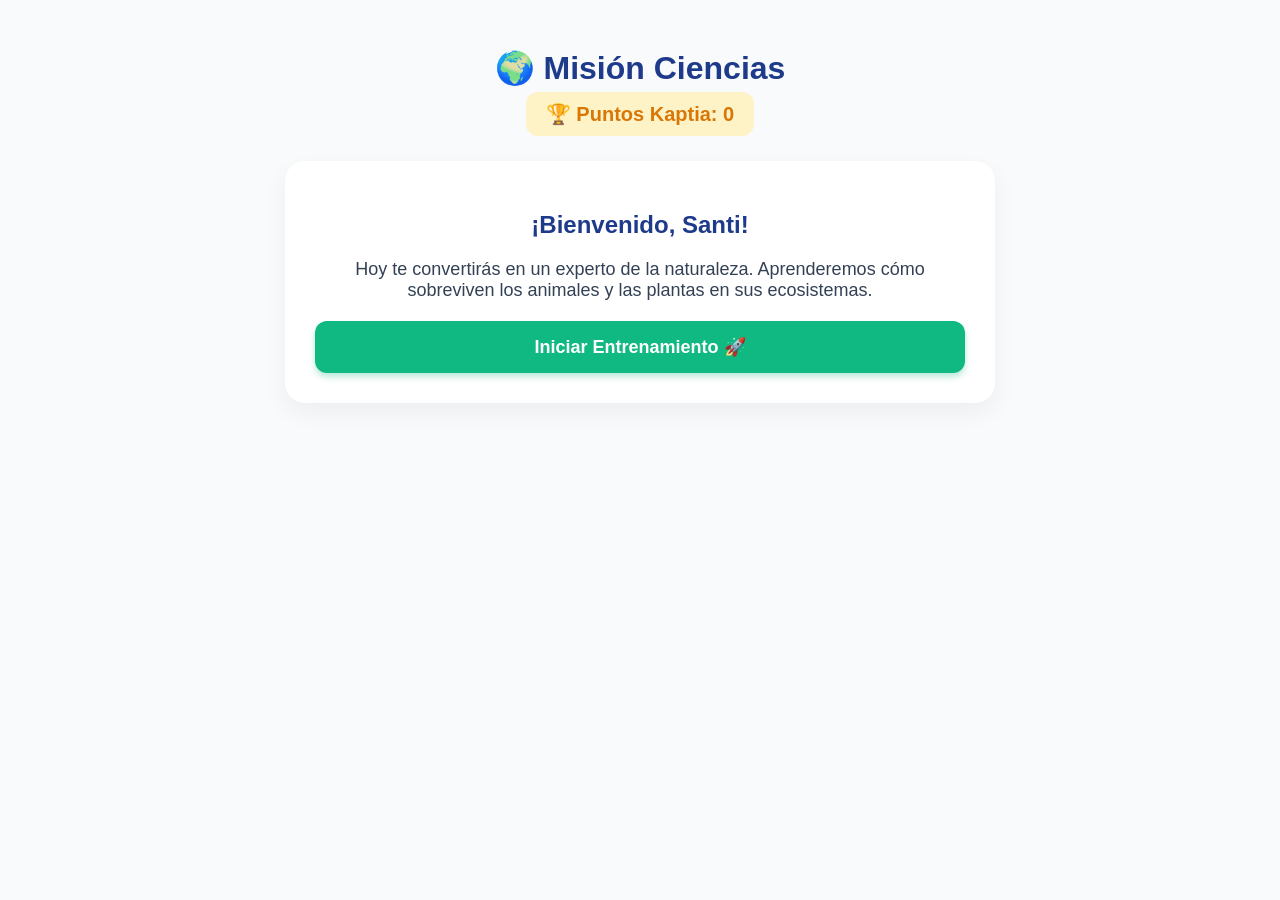
<file: Cienciam6.html>
<!DOCTYPE html>
<html lang="es">
<head>
    <meta charset="UTF-8">
    <meta name="viewport" content="width=device-width, initial-scale=1.0">
    <title>Kaptia - Misión Ciencias</title>
    <style>
        :root { --primary: #1E3A8A; --secondary: #10B981; --bg: #F8FAFC; --text: #334155; --aprende: #F59E0B; }
        body { font-family: 'Segoe UI', Tahoma, Geneva, Verdana, sans-serif; background-color: var(--bg); color: var(--text); padding: 20px; text-align: center; }
        .container { max-width: 650px; margin: 0 auto; background: white; padding: 30px; border-radius: 20px; box-shadow: 0 10px 25px rgba(0,0,0,0.05); text-align: left; }
        h1 { color: var(--primary); text-align: center; font-weight: 800; margin-bottom: 5px; }
        
        .marcador { background-color: #FEF3C7; color: #D97706; font-size: 20px; font-weight: bold; padding: 10px 20px; border-radius: 12px; display: inline-block; margin-bottom: 25px; }
        .progress-bar { height: 12px; background: #E2E8F0; border-radius: 10px; margin-bottom: 25px; overflow: hidden; display: none; }
        .progress-fill { width: 0%; height: 100%; background: var(--secondary); border-radius: 10px; transition: width 0.5s ease; }
        
        /* Sistema de Vistas */
        .vista-app { display: none; }
        .vista-app.activa { display: block; animation: fadeIn 0.5s; }
        
        /* Zona de Aprendizaje */
        .zona-entrenamiento { background: #FFFBEB; border: 3px dashed #FCD34D; padding: 25px; border-radius: 16px; margin-bottom: 25px; }
        .zona-entrenamiento h2 { color: #D97706; margin-top: 0; display: flex; align-items: center; gap: 10px; }
        .concepto { background: white; padding: 15px; border-radius: 10px; margin-bottom: 10px; box-shadow: 0 2px 4px rgba(0,0,0,0.05); border-left: 5px solid var(--aprende); }
        .concepto strong { color: var(--primary); font-size: 1.1em; }

        /* Bloques de Preguntas */
        .pregunta-bloque { background: #DBEAFE; border: 2px solid #BFDBFE; padding: 20px; border-radius: 16px; margin-bottom: 20px;}
        h3 { color: var(--primary); margin-top: 0; font-size: 20px; }
        .imagen-apoyo { width: 100%; border-radius: 12px; border: 3px solid white; box-shadow: 0 4px 6px rgba(0,0,0,0.1); margin-bottom: 15px; background-color: #e2e8f0; text-align: center; padding: 30px 0; font-weight: bold; color: #64748b; }
        
        /* Botones de Gamificación */
        .grid-opciones { display: grid; grid-template-columns: repeat(auto-fit, minmax(140px, 1fr)); gap: 10px; margin-bottom: 15px; }
        .btn-opcion { background: white; border: 2px solid #94A3B8; padding: 15px; border-radius: 12px; font-size: 15px; font-weight: bold; cursor: pointer; transition: 0.2s; color: var(--text); }
        .btn-opcion:hover { border-color: var(--primary); transform: translateY(-2px); }
        .btn-opcion.correcta { background: #D1FAE5; border-color: #10B981; color: #065F46; }
        .btn-opcion.incorrecta { background: #FEE2E2; border-color: #EF4444; color: #991B1B; animation: shake 0.4s; }
        
        .btn-accion { background-color: var(--secondary); color: white; border: none; padding: 15px 24px; border-radius: 12px; cursor: pointer; font-size: 18px; font-weight: bold; width: 100%; box-shadow: 0 4px 6px rgba(16, 185, 129, 0.3); transition: 0.2s; display: block; margin-top: 20px; text-align: center; }
        .btn-accion.oculto { display: none; }
        .btn-accion:hover { background-color: #059669; transform: translateY(-2px); }
        .btn-entrenamiento { background-color: var(--aprende); box-shadow: 0 4px 6px rgba(245, 158, 11, 0.3); }
        .btn-entrenamiento:hover { background-color: #D97706; }

        .feedback { font-weight: bold; margin-top: 15px; font-size: 15px; display: none; padding: 12px; border-radius: 8px; }
        .pista { background-color: #FEF2F2; color: #991B1B; display: block; border-left: 4px solid #EF4444; }

        @keyframes fadeIn { from { opacity: 0; transform: translateY(10px); } to { opacity: 1; transform: translateY(0); } }
        @keyframes shake { 0% { transform: translateX(0); } 25% { transform: translateX(-5px); } 50% { transform: translateX(5px); } 75% { transform: translateX(-5px); } 100% { transform: translateX(0); } }
    </style>
</head>
<body>

    <h1>🌍 Misión Ciencias</h1>
    <div style="text-align: center;">
        <div class="marcador">🏆 Puntos Kaptia: <span id="puntos">0</span></div>
    </div>

    <div class="container">
        
        <p style="text-align: center; font-weight: bold; color: #64748B; display: none;" id="contador-ronda"></p>
        <div class="progress-bar" id="barra-container"><div class="progress-fill" id="barra"></div></div>

        <!-- ================= PANTALLA INICIAL ================= -->
        <div class="vista-app activa" id="inicio">
            <h2 style="text-align: center; color: var(--primary);">¡Bienvenido, Santi!</h2>
            <p style="text-align: center; font-size: 18px;">Hoy te convertirás en un experto de la naturaleza. Aprenderemos cómo sobreviven los animales y las plantas en sus ecosistemas.</p>
            <button class="btn-accion" onclick="cambiarVista('aprende-f1')">Iniciar Entrenamiento 🚀</button>
        </div>

        <!-- ================= FASE 1: APRENDIZAJE ================= -->
        <div class="vista-app" id="aprende-f1">
            <div class="zona-entrenamiento">
                <h2>🧠 Zona de Entrenamiento: Fase 1</h2>
                <p>Lee con atención antes de jugar. ¡Esta es tu munición!</p>
                <div class="concepto">🌿 <strong>Bióticos:</strong> Son los elementos que <strong>TIENEN VIDA</strong>. Nacen, crecen y comen. (Ej: Cóndor, Vicuña, Puma, Plantas).</div>
                <div class="concepto">🪨 <strong>Abióticos:</strong> Son los elementos <strong>SIN VIDA</strong> del entorno. (Ej: Tierra, Agua, Arena, Sol).</div>
                <div class="concepto">💧 <strong>Las Plantas:</strong> Necesitan fundamentalmente <strong>AGUA</strong> para crecer, y siempre crecen buscando la luz del <strong>SOL</strong>.</div>
                <div class="concepto">🪱 <strong>Las Lombrices:</strong> Para mantener su piel mojada y no secarse, prefieren ambientes <strong>OSCUROS y HÚMEDOS</strong>.</div>
                <button class="btn-accion btn-entrenamiento" onclick="iniciarFase(1, 1)">¡Entendido! A jugar 🎮</button>
            </div>
        </div>

        <!-- ================= FASE 1: MISIONES ================= -->
        <div class="vista-app" id="f1-m1">
            <div class="pregunta-bloque">
                <h3>1. Los Factores del Ecosistema 🦅💧</h3>
                <p><strong>El Cóndor, la Vicuña y el Puma son:</strong></p>
                <div class="grid-opciones barajar">
                    <button class="btn-opcion" onclick="evaluar(this, 'm1_a', false, 'Recuerda que los animales respiran y comen.', 'f1-m1')">🪨 Abióticos (Sin vida)</button>
                    <button class="btn-opcion" onclick="evaluar(this, 'm1_a', true, '', 'f1-m1')">🌿 Bióticos (Tienen vida)</button>
                </div>
                <p><strong>La tierra, el agua y la arena son:</strong></p>
                <div class="grid-opciones barajar">
                    <button class="btn-opcion" onclick="evaluar(this, 'm1_b', true, '', 'f1-m1')">🪨 Abióticos (Sin vida)</button>
                    <button class="btn-opcion" onclick="evaluar(this, 'm1_b', false, 'Recuerda que el agua no respira ni crece.', 'f1-m1')">🌿 Bióticos (Tienen vida)</button>
                </div>
                <div id="feed-m1" class="feedback pista"></div>
                <button class="btn-accion oculto" id="sig-f1-m1" onclick="cambiarVista('f1-m2', 2, 1)">Siguiente Misión 🚀</button>
            </div>
        </div>

        <div class="vista-app" id="f1-m2">
            <div class="pregunta-bloque">
                <h3>2. El Experimento del Poroto 🌱</h3>
                <div class="imagen-apoyo">[ Ilustración Plantas vs Sol y Agua ]</div>
                <p><strong>¿Qué elemento es fundamental para el desarrollo?</strong></p>
                <div class="grid-opciones barajar">
                    <button class="btn-opcion" onclick="evaluar(this, 'm2_a', true, '', 'f1-m2')">💧 El Agua</button>
                    <button class="btn-opcion" onclick="evaluar(this, 'm2_a', false, 'Revisa bien qué le echamos todos los días al vaso.', 'f1-m2')">🥤 La Bebida</button>
                    <button class="btn-opcion" onclick="evaluar(this, 'm2_a', false, 'Las plantas no comen sal, necesitan líquidos.', 'f1-m2')">🧂 La Sal</button>
                </div>
                <p><strong>La planta crecerá siempre en dirección a:</strong></p>
                <div class="grid-opciones barajar">
                    <button class="btn-opcion" onclick="evaluar(this, 'm2_b', false, 'En la noche las plantas descansan.', 'f1-m2')">🌙 La Luna</button>
                    <button class="btn-opcion" onclick="evaluar(this, 'm2_b', true, '', 'f1-m2')">☀️ El Sol</button>
                </div>
                <div id="feed-m2" class="feedback pista"></div>
                <button class="btn-accion oculto" id="sig-f1-m2" onclick="cambiarVista('f1-m3', 3, 1)">Siguiente Misión 🚀</button>
            </div>
        </div>

        <div class="vista-app" id="f1-m3">
            <div class="pregunta-bloque">
                <h3>3. El escondite de la Lombriz 🪱</h3>
                <div class="imagen-apoyo">[ Infografía Gráfico Lombrices ]</div>
                <p><strong>¿Cómo es el ambiente preferido de las lombrices?</strong></p>
                <div class="grid-opciones barajar">
                    <button class="btn-opcion" onclick="evaluar(this, 'm3_a', false, '¡Cuidado! El sol seca la piel de las lombrices.', 'f1-m3')">☀️🏜️ Luminoso y Seco</button>
                    <button class="btn-opcion" onclick="evaluar(this, 'm3_a', true, '', 'f1-m3')">🌑💧 Oscuro y Húmedo</button>
                    <button class="btn-opcion" onclick="evaluar(this, 'm3_a', false, 'Si está seco, no pueden respirar por la piel.', 'f1-m3')">🌑🏜️ Oscuro y Seco</button>
                </div>
                <div id="feed-m3" class="feedback pista"></div>
                <button class="btn-accion oculto" id="sig-f1-m3" onclick="cambiarVista('aprende-f2')">¡Superaste la Fase 1! Ir a Fase 2 🏆</button>
            </div>
        </div>

        <!-- ================= FASE 2: APRENDIZAJE ================= -->
        <div class="vista-app" id="aprende-f2">
            <div class="zona-entrenamiento">
                <h2>🧠 Zona de Entrenamiento: Fase 2</h2>
                <p>Nuevas estrategias de supervivencia. ¡Léelas bien!</p>
                <div class="concepto">🦅 <strong>Migración:</strong> Viajar a otros lugares buscando buen clima o alimento. (Ej: Aves viajando en bandadas).</div>
                <div class="concepto">🐻 <strong>Hibernación:</strong> Un estado de "sueño" prolongado en invierno. Baja su temperatura y frecuencia respiratoria para no gastar energía.</div>
                <div class="concepto">🦎 <strong>Camuflaje (Cripsis):</strong> Asemejarse al <strong>PROPIO ENTORNO</strong> (ramas, hojas, rocas) para pasar desapercibido.</div>
                <div class="concepto">🐍 <strong>Mimetismo:</strong> Asemejarse a <strong>OTROS ORGANISMOS</strong> peligrosos para asustar y obtener ventaja.</div>
                <div class="concepto">🌵 <strong>Espinas:</strong> Las plantas del desierto (cactus) transforman sus hojas en espinas para evitar que los animales beban su líquido.</div>
                <button class="btn-accion btn-entrenamiento" onclick="iniciarFase(2, 1)">¡Entendido! A jugar 🎮</button>
            </div>
        </div>

        <!-- ================= FASE 2: MISIONES ================= -->
        <div class="vista-app" id="f2-m1">
            <div class="pregunta-bloque">
                <h3>1. El clima se pone difícil ❄️</h3>
                <p><strong>Aves viajando largas distancias en bandadas para buscar alimento:</strong></p>
                <div class="grid-opciones barajar">
                    <button class="btn-opcion" onclick="evaluar(this, 'f2_m1_a', false, 'Dormir no te hace viajar.', 'f2-m1')">💤 Hibernación</button>
                    <button class="btn-opcion" onclick="evaluar(this, 'f2_m1_a', true, '', 'f2-m1')">🦅 Migración</button>
                    <button class="btn-opcion" onclick="evaluar(this, 'f2_m1_a', false, 'El camuflaje es para esconderse.', 'f2-m1')">🍂 Camuflaje</button>
                </div>
                <p><strong>Un estado de "sueño" donde baja la temperatura y respiración:</strong></p>
                <div class="grid-opciones barajar">
                    <button class="btn-opcion" onclick="evaluar(this, 'f2_m1_b', true, '', 'f2-m1')">🐻 Hibernación</button>
                    <button class="btn-opcion" onclick="evaluar(this, 'f2_m1_b', false, 'Si viajan, no duermen.', 'f2-m1')">🦅 Migración</button>
                </div>
                <div id="feed-f2_m1" class="feedback pista"></div>
                <button class="btn-accion oculto" id="sig-f2-m1" onclick="cambiarVista('f2-m2', 2, 2)">Siguiente Misión 🚀</button>
            </div>
        </div>

        <div class="vista-app" id="f2-m2">
            <div class="pregunta-bloque">
                <h3>2. Maestros del Engaño 🎭</h3>
                <p><strong>Asemejarse al PROPIO ENTORNO donde vive para pasar desapercibido:</strong></p>
                <div class="grid-opciones barajar">
                    <button class="btn-opcion" onclick="evaluar(this, 'f2_m2_a', true, '', 'f2-m2')">🦎 Camuflaje / Cripsis</button>
                    <button class="btn-opcion" onclick="evaluar(this, 'f2_m2_a', false, 'Asemejarse a OTROS es mimetismo.', 'f2-m2')">🐍 Mimetismo</button>
                </div>
                <p><strong>Asemejarse a OTROS ORGANISMOS con los que no tiene relación:</strong></p>
                <div class="grid-opciones barajar">
                    <button class="btn-opcion" onclick="evaluar(this, 'f2_m2_b', false, 'Esconderse en las rocas u hojas es camuflaje.', 'f2-m2')">🦎 Camuflaje / Cripsis</button>
                    <button class="btn-opcion" onclick="evaluar(this, 'f2_m2_b', true, '', 'f2-m2')">🐍 Mimetismo</button>
                </div>
                <div id="feed-f2_m2" class="feedback pista"></div>
                <button class="btn-accion oculto" id="sig-f2-m2" onclick="cambiarVista('f2-m3', 3, 2)">Siguiente Misión 🚀</button>
            </div>
        </div>

        <div class="vista-app" id="f2-m3">
            <div class="pregunta-bloque">
                <h3>3. El secreto de los Cactus 🌵</h3>
                <p><strong>¿Por qué plantas como el cactus transforman sus hojas en espinas?</strong></p>
                <div class="grid-opciones barajar">
                    <button class="btn-opcion" onclick="evaluar(this, 'f2_m3_a', false, 'Las espinas evitan la pérdida de agua.', 'f2-m3')">☀️ Para recibir luz solar</button>
                    <button class="btn-opcion" onclick="evaluar(this, 'f2_m3_a', true, '', 'f2-m3')">💧 Para evitar que los animales beban su líquido</button>
                    <button class="btn-opcion" onclick="evaluar(this, 'f2_m3_a', false, 'Los cactus no migran.', 'f2-m3')">🦅 Para migrar en invierno</button>
                </div>
                <div id="feed-f2_m3" class="feedback pista"></div>
                <button class="btn-accion oculto" id="sig-f2-m3" onclick="cambiarVista('aprende-f3')">¡Superaste la Fase 2! Ir a Fase 3 🏆</button>
            </div>
        </div>

        <!-- ================= FASE 3: APRENDIZAJE ================= -->
        <div class="vista-app" id="aprende-f3">
            <div class="zona-entrenamiento">
                <h2>🧠 Zona de Entrenamiento: Fase 3</h2>
                <p>Último esfuerzo. ¡Presta atención a cómo se mueven y qué los cubre!</p>
                <div class="concepto">🦆 <strong>Desplazamiento:</strong> Las patas de los animales cambian según su hábitat. El pato tiene membranas para nadar, mientras que el pájaro carpintero tiene garras para agarrarse a los árboles. Las alas del pingüino parecen aletas para nadar en ambientes fríos.</div>
                <div class="concepto">🐭 <strong>Mamíferos:</strong> Su cuerpo está cubierto de <strong>PELOS</strong>. (Ej: La chinchilla tiene pelo suave, delgado y tupido para soportar el frío).</div>
                <div class="concepto">🦅 <strong>Aves:</strong> Su cuerpo está cubierto de <strong>PLUMAS</strong>.</div>
                <div class="concepto">🐟 <strong>Peces y Reptiles:</strong> Su cuerpo está cubierto de <strong>ESCAMAS</strong>.</div>
                <div class="concepto">🐸 <strong>Anfibios:</strong> Tienen la <strong>PIEL DESNUDA o HÚMEDA</strong>.</div>
                <button class="btn-accion btn-entrenamiento" onclick="iniciarFase(3, 1)">¡Entendido! A jugar 🎮</button>
            </div>
        </div>

        <!-- ================= FASE 3: MISIONES ================= -->
        <div class="vista-app" id="f3-m1">
            <div class="pregunta-bloque">
                <h3>1. Pies especiales 🦆</h3>
                <div class="imagen-apoyo">[ Aquí Kaptia muestra la imagen de las patas del pato y el pájaro carpintero ]</div>
                <p><strong>¿Por qué el pato y el pájaro carpintero tienen las patas diferentes?</strong></p>
                <div class="grid-opciones barajar">
                    <button class="btn-opcion" onclick="evaluar(this, 'f3_m1_a', true, '', 'f3-m1')">🌍 Porque viven en distintos hábitats: uno nada y otro trepa.</button>
                    <button class="btn-opcion" onclick="evaluar(this, 'f3_m1_a', false, 'Recuerda que ambos necesitan buscar comida, pero lo hacen en lugares distintos.', 'f3-m1')">🍔 Porque comen cosas diferentes.</button>
                </div>
                <p><strong>¿Qué adaptación tiene el pingüino para desplazarse en ambientes fríos?</strong></p>
                <div class="grid-opciones barajar">
                    <button class="btn-opcion" onclick="evaluar(this, 'f3_m1_b', true, '', 'f3-m1')">🐧 Sus alas parecen aletas y sus patas tienen membranas.</button>
                    <button class="btn-opcion" onclick="evaluar(this, 'f3_m1_b', false, 'El pingüino no tiene garras, necesita nadar.', 'f3-m1')">🦅 Sus alas son para volar y tiene garras.</button>
                </div>
                <div id="feed-f3_m1" class="feedback pista"></div>
                <button class="btn-accion oculto" id="sig-f3-m1" onclick="cambiarVista('f3-m2', 2, 3)">Siguiente Misión 🚀</button>
            </div>
        </div>

        <div class="vista-app" id="f3-m2">
            <div class="pregunta-bloque">
                <h3>2. ¿De qué están cubiertos? 🧥</h3>
                <p><strong>La chinchilla es un mamífero. ¿Cómo es su cubierta corporal?</strong></p>
                <div class="grid-opciones barajar">
                    <button class="btn-opcion" onclick="evaluar(this, 'f3_m2_a', true, '', 'f3-m2')">🐭 Pelos (suaves, delgados y tupidos)</button>
                    <button class="btn-opcion" onclick="evaluar(this, 'f3_m2_a', false, 'Las chinchillas viven en el frío, necesitan algo que las abrigue.', 'f3-m2')">🐸 Piel desnuda</button>
                </div>
                <p><strong>Relaciona al grupo de animales con su cubierta:</strong></p>
                <p>Las aves están cubiertas de:</p>
                <div class="grid-opciones barajar">
                    <button class="btn-opcion" onclick="evaluar(this, 'f3_m2_b', true, '', 'f3-m2')">🦅 Plumas</button>
                    <button class="btn-opcion" onclick="evaluar(this, 'f3_m2_b', false, 'Recuerda qué usan los pájaros para volar.', 'f3-m2')">🐟 Escamas</button>
                </div>
                <p>Los peces y muchos reptiles están cubiertos de:</p>
                <div class="grid-opciones barajar">
                    <button class="btn-opcion" onclick="evaluar(this, 'f3_m2_c', false, 'Las plumas se mojarían mucho en el agua.', 'f3-m2')">🦅 Plumas</button>
                    <button class="btn-opcion" onclick="evaluar(this, 'f3_m2_c', true, '', 'f3-m2')">🐟 Escamas</button>
                </div>
                <p>Los anfibios están cubiertos de:</p>
                <div class="grid-opciones barajar">
                    <button class="btn-opcion" onclick="evaluar(this, 'f3_m2_d', true, '', 'f3-m2')">🐸 Piel desnuda o húmeda</button>
                    <button class="btn-opcion" onclick="evaluar(this, 'f3_m2_d', false, 'Los sapos no tienen pelo.', 'f3-m2')">🐭 Pelos</button>
                </div>
                <div id="feed-f3_m2" class="feedback pista"></div>
                <button class="btn-accion oculto" id="sig-f3-m2" onclick="cambiarVista('final-juego')">¡Finalizar Misiones! 🏆</button>
            </div>
        </div>

        <!-- ================= PANTALLA FINAL ================= -->
        <div class="vista-app" id="final-juego">
            <h2 style="color: #D97706; text-align: center;">¡Impresionante, Santi! 🌟</h2>
            <p style="text-align: center; font-size: 18px;">Has superado todas las fases. Eres un verdadero experto en adaptación y ecosistemas.</p>
            <p style="text-align: center;">¡Estás listo para sacar un 7.0 en tu prueba de ciencias!</p>
        </div>

    </div>

    <script>
        let puntos = 0;
        let estadoMisiones = { m1_a: false, m1_b: false, m2_a: false, m2_b: false, m3_a: false, f2_m1_a: false, f2_m1_b: false, f2_m2_a: false, f2_m2_b: false, f2_m3_a: false, f3_m1_a: false, f3_m1_b: false, f3_m2_a: false, f3_m2_b: false, f3_m2_c: false, f3_m2_d: false };

        // Barajar botones al cargar
        document.addEventListener("DOMContentLoaded", () => {
            document.querySelectorAll('.barajar').forEach(grid => {
                let botones = Array.from(grid.children);
                for (let i = botones.length - 1; i > 0; i--) {
                    let j = Math.floor(Math.random() * (i + 1));
                    grid.appendChild(botones[j]);
                }
            });
        });

        function cambiarVista(idDestino, numMision, fase) {
            document.querySelectorAll('.vista-app').forEach(v => v.classList.remove('activa'));
            document.getElementById(idDestino).classList.add('activa');
            
            // Lógica para mostrar u ocultar la barra superior
            let barra = document.getElementById('barra-container');
            let txtRonda = document.getElementById('contador-ronda');
            
            if(idDestino.includes('-m')) {
                barra.style.display = 'block';
                txtRonda.style.display = 'block';
                // Calculo del ancho de la barra
                let totalMisionesFase = fase === 3 ? 2 : 3; 
                txtRonda.innerText = `Fase ${fase} - Ronda ${numMision} de ${totalMisionesFase}`;
                document.getElementById('barra').style.width = (numMision * (100 / totalMisionesFase)) + '%';
            } else {
                barra.style.display = 'none';
                txtRonda.style.display = 'none';
            }
        }

        function iniciarFase(fase, numMision) {
            cambiarVista(`f${fase}-m1`, numMision, fase);
        }

        function evaluar(btn, idPregunta, esCorrecta, pista, idVista) {
            if (estadoMisiones[idPregunta]) return;

            let hermanos = btn.parentElement.children;
            for (let el of hermanos) { el.classList.remove('incorrecta'); }

            let feedbackId = "feed-" + idPregunta.replace('_a', '').replace('_b', '').replace('_c', '').replace('_d', '');
            let feed = document.getElementById(feedbackId);

            if (esCorrecta) {
                btn.classList.add('correcta');
                estadoMisiones[idPregunta] = true;
                feed.style.display = 'none';
                
                puntos += 20;
                document.getElementById('puntos').innerText = puntos;
                verificarMisionLista(idPregunta.replace('_a', '').replace('_b', '').replace('_c', '').replace('_d', ''), idVista);
            } else {
                btn.classList.add('incorrecta');
                feed.innerText = "🕵️‍♂️ Pista: " + pista;
                feed.style.display = 'block';
            }
        }

        function verificarMisionLista(grupoMision, idVista) {
            let sigBtnId = "sig-" + idVista;
            if (grupoMision === 'm1' && estadoMisiones.m1_a && estadoMisiones.m1_b) document.getElementById(sigBtnId).style.display = 'block';
            if (grupoMision === 'm2' && estadoMisiones.m2_a && estadoMisiones.m2_b) document.getElementById(sigBtnId).style.display = 'block';
            if (grupoMision === 'm3' && estadoMisiones.m3_a) document.getElementById(sigBtnId).style.display = 'block';
            
            if (grupoMision === 'f2_m1' && estadoMisiones.f2_m1_a && estadoMisiones.f2_m1_b) document.getElementById(sigBtnId).style.display = 'block';
            if (grupoMision === 'f2_m2' && estadoMisiones.f2_m2_a && estadoMisiones.f2_m2_b) document.getElementById(sigBtnId).style.display = 'block';
            if (grupoMision === 'f2_m3' && estadoMisiones.f2_m3_a) document.getElementById(sigBtnId).style.display = 'block';
            
            if (grupoMision === 'f3_m1' && estadoMisiones.f3_m1_a && estadoMisiones.f3_m1_b) document.getElementById(sigBtnId).style.display = 'block';
            if (grupoMision === 'f3_m2' && estadoMisiones.f3_m2_a && estadoMisiones.f3_m2_b && estadoMisiones.f3_m2_c && estadoMisiones.f3_m2_d) document.getElementById(sigBtnId).style.display = 'block';
        }
    </script>
</body>
</html>
</file>
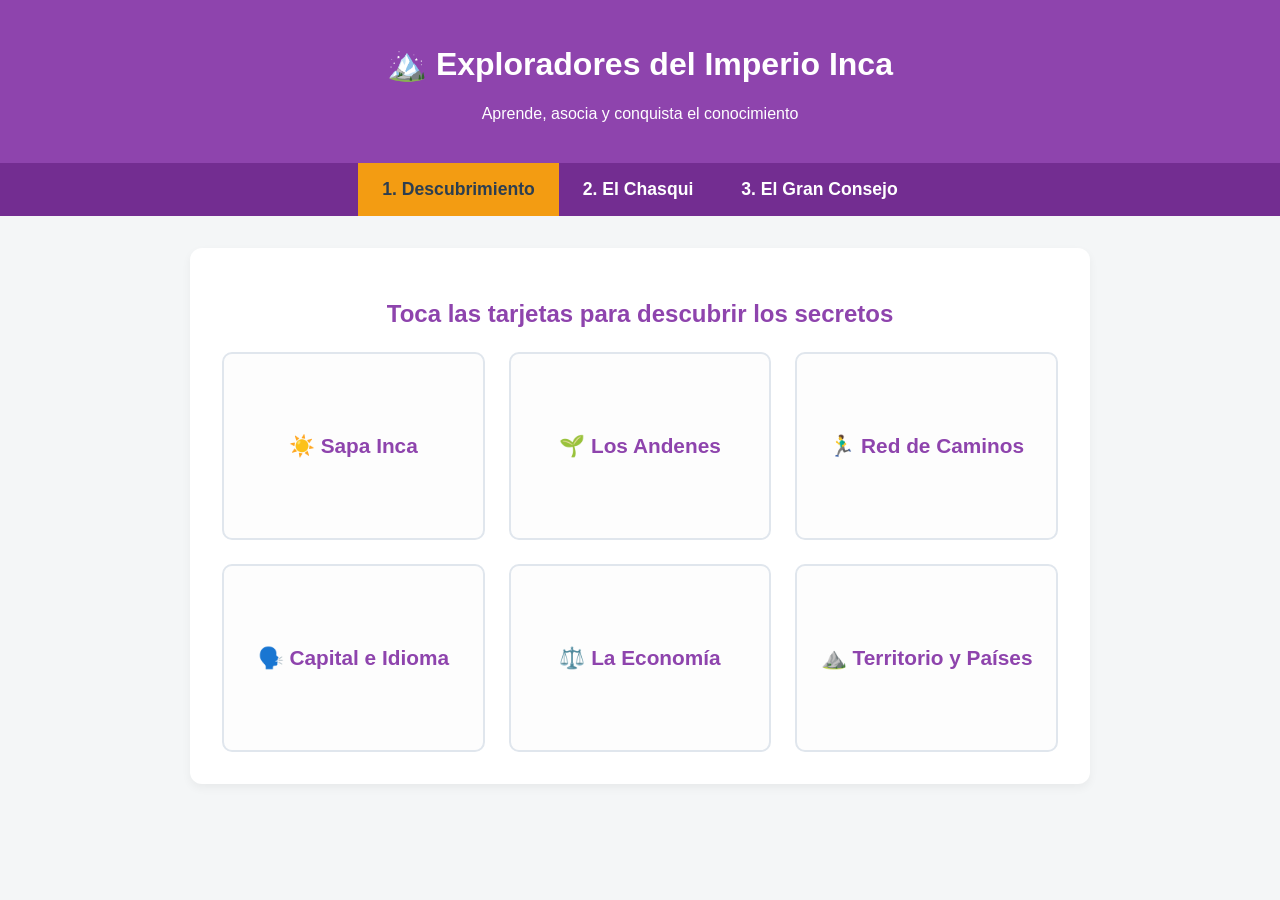
<file: historia.html>
<!DOCTYPE html>
<html lang="es">
<head>
    <meta charset="UTF-8">
    <meta name="viewport" content="width=device-width, initial-scale=1.0">
    <title>Misión Inca: Descubre el Imperio</title>
    <style>
        :root {
            --primary: #8E44AD; 
            --secondary: #F39C12; 
            --bg: #F4F6F7;
            --text: #2C3E50;
            --white: #FFFFFF;
            --success: #27AE60;
            --error: #E74C3C;
        }
        body {
            font-family: 'Segoe UI', Tahoma, Geneva, Verdana, sans-serif;
            background-color: var(--bg);
            color: var(--text);
            margin: 0;
            padding: 0;
        }
        header {
            background-color: var(--primary);
            color: var(--white);
            padding: 1.5rem;
            text-align: center;
            box-shadow: 0 4px 6px rgba(0,0,0,0.1);
        }
        nav {
            display: flex;
            justify-content: center;
            background-color: #732D91;
            flex-wrap: wrap;
        }
        nav button {
            background: none;
            border: none;
            color: var(--white);
            padding: 1rem 1.5rem;
            font-size: 1.1rem;
            cursor: pointer;
            transition: background 0.3s;
            font-weight: bold;
        }
        nav button.active, nav button:hover {
            background-color: var(--secondary);
            color: var(--text);
        }
        .container {
            max-width: 900px;
            margin: 2rem auto;
            padding: 0 1rem;
        }
        .tab-content {
            display: none;
            background: var(--white);
            padding: 2rem;
            border-radius: 12px;
            box-shadow: 0 4px 10px rgba(0,0,0,0.05);
        }
        .tab-content.active {
            display: block;
            animation: fadeIn 0.4s ease-in-out;
        }
        
        /* Fase 1: Tarjetas */
        .flashcard-grid {
            display: grid;
            grid-template-columns: repeat(auto-fit, minmax(250px, 1fr));
            gap: 1.5rem;
            margin-top: 1.5rem;
        }
        .flashcard {
            background: #fdfdfd;
            border: 2px solid #e0e6ed;
            border-radius: 10px;
            padding: 2rem 1rem;
            text-align: center;
            cursor: pointer;
            transition: transform 0.2s, box-shadow 0.2s;
            min-height: 120px;
            display: flex;
            align-items: center;
            justify-content: center;
            flex-direction: column;
        }
        .flashcard:hover {
            transform: translateY(-5px);
            box-shadow: 0 6px 12px rgba(0,0,0,0.1);
            border-color: var(--secondary);
        }
        .flashcard-title {
            font-size: 1.3rem;
            font-weight: bold;
            color: var(--primary);
        }
        .flashcard-content {
            display: none;
            font-size: 1.1rem;
            color: var(--text);
            margin-top: 1rem;
        }
        
        /* Fase 2: Asociación */
        .match-container {
            display: flex;
            justify-content: space-between;
            gap: 2rem;
            margin-top: 2rem;
        }
        .match-column {
            flex: 1;
            display: flex;
            flex-direction: column;
            gap: 1rem;
        }
        .match-item {
            padding: 1rem;
            background: var(--white);
            border: 2px solid #bdc3c7;
            border-radius: 8px;
            cursor: pointer;
            text-align: center;
            font-weight: bold;
            transition: all 0.2s;
        }
        .match-item.selected {
            border-color: var(--secondary);
            background-color: #fcf3cf;
        }
        .match-item.matched {
            border-color: var(--success);
            background-color: #d5f5e3;
            color: #1e8449;
            cursor: default;
        }
        .feedback-banner {
            text-align: center;
            padding: 1rem;
            margin-top: 1.5rem;
            border-radius: 8px;
            font-weight: bold;
            font-size: 1.2rem;
            display: none;
        }

        /* Fase 3: Evaluación */
        .question-card {
            margin-bottom: 1.5rem;
            padding: 1.5rem;
            border: 1px solid #e0e6ed;
            border-radius: 8px;
            background: #fafbfc;
        }
        .options {
            list-style-type: none;
            padding: 0;
            margin-top: 1rem;
        }
        .options li {
            background: var(--white);
            margin: 0.5rem 0;
            padding: 1rem;
            border-radius: 6px;
            cursor: pointer;
            border: 1px solid #dcdde1;
            transition: background 0.2s, border-color 0.2s;
        }
        .options li:hover {
            background: #f1f2f6;
            border-color: #718093;
        }
        .options li.correct {
            background: #d4edda !important;
            border-color: #c3e6cb !important;
            color: #155724;
            font-weight: bold;
        }
        .options li.incorrect {
            background: #f8d7da !important;
            border-color: #f5c6cb !important;
            color: #721c24;
        }
        .feedback-msg {
            margin-top: 0.8rem;
            font-size: 1rem;
            padding: 0.8rem;
            border-radius: 4px;
            display: none;
        }
        .score-board {
            text-align: center;
            font-size: 1.2rem;
            font-weight: bold;
            color: var(--primary);
            margin-bottom: 1.5rem;
            background: #fdfdfd;
            border: 2px solid var(--secondary);
            padding: 1rem;
            border-radius: 8px;
        }

        @keyframes fadeIn {
            from { opacity: 0; transform: translateY(10px); }
            to { opacity: 1; transform: translateY(0); }
        }
		/* Modo de Enfoque (Fase 2) */
        .match-container {
            transition: all 0.3s ease;
        }
        .match-container.focus-right #col-conceptos .match-item:not(.selected):not(.matched) {
            opacity: 0.25;
            transform: scale(0.95);
            pointer-events: none; /* Evita clics por error */
        }
        .match-container.focus-right #col-definiciones {
            background-color: #fef9e7;
            border-radius: 12px;
            padding: 10px;
            box-shadow: 0 0 15px rgba(243, 156, 18, 0.2);
        }
    </style>
</head>
<body>

<header>
    <h1>🏔️ Exploradores del Imperio Inca</h1>
    <p>Aprende, asocia y conquista el conocimiento</p>
</header>

<nav>
    <button class="active" onclick="openTab('repaso', this)">1. Descubrimiento</button>
    <button onclick="openTab('juego', this)">2. El Chasqui</button>
    <button onclick="openTab('evaluacion', this)">3. El Gran Consejo</button>
</nav>

<div class="container">
    <!-- FASE 1: TARJETAS DE REPASO -->
    <div id="repaso" class="tab-content active">
        <h2 style="color: var(--primary); text-align: center;">Toca las tarjetas para descubrir los secretos</h2>
        
        <div class="flashcard-grid">
            <div class="flashcard" onclick="flipCard(this)">
                <div class="flashcard-title">☀️ Sapa Inca</div>
                <div class="flashcard-content">Representación del Dios Sol en la tierra. Vivía en un palacio con paredes de oro.</div>
            </div>
            <div class="flashcard" onclick="flipCard(this)">
                <div class="flashcard-title">🌱 Los Andenes</div>
                <div class="flashcard-content">Terrazas de cultivo en forma de "escaleras" para aprovechar el agua de la lluvia.</div>
            </div>
            <div class="flashcard" onclick="flipCard(this)">
                <div class="flashcard-title">🏃‍♂️ Red de Caminos</div>
                <div class="flashcard-content">Construida para comunicarse. Los mensajes los llevaba el chasqui.</div>
            </div>
            <div class="flashcard" onclick="flipCard(this)">
                <div class="flashcard-title">🗣️ Capital e Idioma</div>
                <div class="flashcard-content">La capital fue Cusco y su idioma oficial era el quechua.</div>
            </div>
            <div class="flashcard" onclick="flipCard(this)">
                <div class="flashcard-title">⚖️ La Economía</div>
                <div class="flashcard-content">Se basaba en la reciprocidad y la redistribución (intercambio de productos).</div>
            </div>
            <div class="flashcard" onclick="flipCard(this)">
                <div class="flashcard-title">⛰️ Territorio y Países</div>
                <div class="flashcard-content">Zona montañosa en los Andes. Abarcó Chile, Argentina, Perú, Bolivia, Ecuador y Colombia.</div>
            </div>
        </div>
    </div>

    <!-- FASE 2: JUEGO DE ASOCIACIÓN -->
    <div id="juego" class="tab-content">
        <h2 style="color: var(--primary); text-align: center;">El Desafío del Chasqui: Une los Conceptos</h2>
        
        <div class="match-container">
            <div class="match-column" id="col-conceptos">
                <div class="match-item" data-id="1" onclick="selectItem(this, 'concepto')">Sapa Inca</div>
                <div class="match-item" data-id="2" onclick="selectItem(this, 'concepto')">Yanaconas</div>
                <div class="match-item" data-id="3" onclick="selectItem(this, 'concepto')">Andenes</div>
                <div class="match-item" data-id="4" onclick="selectItem(this, 'concepto')">Cusco</div>
            </div>
            
            <div class="match-column" id="col-definiciones">
                <div class="match-item" data-id="4" onclick="selectItem(this, 'definicion')">Capital del Imperio</div>
                <div class="match-item" data-id="1" onclick="selectItem(this, 'definicion')">Representación del Dios Sol</div>
                <div class="match-item" data-id="3" onclick="selectItem(this, 'definicion')">Terrazas de cultivo en escalera</div>
                <div class="match-item" data-id="2" onclick="selectItem(this, 'definicion')">Grupo social más bajo sin beneficios</div>
            </div>
        </div>
        
        <div id="match-feedback" class="feedback-banner"></div>
    </div>


<!-- FASE 3: EVALUACIÓN -->
    <div id="evaluacion" class="tab-content">
        <h2 style="color: var(--primary); text-align: center;">El Gran Consejo Inca</h2>
        <p style="text-align: center; color: #7f8c8d;">Responde las 10 preguntas de tu misión. ¡Lee con atención!</p>
        
        <div class="score-board">
            Preguntas respondidas: <span id="answered-count">0</span> / 10 | Aciertos: <span id="correct-count">0</span>
        </div>

        <div id="quiz-container"></div>
        
        <!-- Nuevo botón de reintento (oculto por defecto) -->
        <div style="text-align: center; margin-top: 2rem;">
            <button id="btn-reintentar" onclick="reintentarQuiz()" style="display: none; background-color: var(--primary); color: white; border: none; padding: 1rem 2rem; font-size: 1.2rem; border-radius: 8px; cursor: pointer; font-weight: bold; box-shadow: 0 4px 6px rgba(0,0,0,0.1);">🔄 Intentar Nuevamente</button>
        </div>
    </div>
</div>

<script>
    // Navegación
    function openTab(tabName, element) {
        document.querySelectorAll('.tab-content').forEach(tab => tab.classList.remove('active'));
        document.querySelectorAll('nav button').forEach(btn => btn.classList.remove('active'));
        document.getElementById(tabName).classList.add('active');
        element.classList.add('active');
    }

    // Fase 1: Flashcards
    function flipCard(card) {
        const title = card.querySelector('.flashcard-title');
        const content = card.querySelector('.flashcard-content');
        if (content.style.display === 'block') {
            content.style.display = 'none';
            title.style.display = 'block';
            card.style.backgroundColor = '#fdfdfd';
        } else {
            content.style.display = 'block';
            title.style.display = 'none';
            card.style.backgroundColor = '#fef9e7';
        }
    }

    // Fase 2: Asociación
let selectedConcept = null;
    let selectedDefinition = null;
    let matchesFound = 0;

    function selectItem(element, type) {
        if (element.classList.contains('matched')) return;

        const matchContainer = document.querySelector('.match-container');

        // Novedad amigable: Permitir deseleccionar tocando el mismo elemento
        if (element.classList.contains('selected')) {
            element.classList.remove('selected');
            if (type === 'concepto') {
                selectedConcept = null;
                matchContainer.classList.remove('focus-right'); // Quita el foco
            } else {
                selectedDefinition = null;
            }
            return;
        }

        const siblings = element.parentElement.children;
        for (let el of siblings) {
            if (!el.classList.contains('matched')) el.classList.remove('selected');
        }
        element.classList.add('selected');

        if (type === 'concepto') {
            selectedConcept = element;
            matchContainer.classList.add('focus-right'); // Activa la iluminación a la derecha
        } else {
            selectedDefinition = element;
        }

        if (selectedConcept && selectedDefinition) checkMatch();
    }

    function checkMatch() {
        const idConcepto = selectedConcept.getAttribute('data-id');
        const idDefinicion = selectedDefinition.getAttribute('data-id');
        const feedback = document.getElementById('match-feedback');
        const matchContainer = document.querySelector('.match-container');

        if (idConcepto === idDefinicion) {
            selectedConcept.classList.remove('selected');
            selectedDefinition.classList.remove('selected');
            selectedConcept.classList.add('matched');
            selectedDefinition.classList.add('matched');
            
            feedback.style.display = 'block';
            feedback.style.backgroundColor = '#d5f5e3';
            feedback.style.color = '#1e8449';
            feedback.innerText = '¡Excelente asociación! 🎉';
            
            matchesFound++;
            if (matchesFound === 4) {
                setTimeout(() => {
                    feedback.innerText = '¡Misión Cumplida! Ve a la pestaña "El Gran Consejo". 🏆';
                }, 1000);
            }
        } else {
            selectedConcept.classList.remove('selected');
            selectedDefinition.classList.remove('selected');
            selectedConcept.style.borderColor = '#e74c3c';
            selectedDefinition.style.borderColor = '#e74c3c';
            
            setTimeout(() => {
                if(!selectedConcept.classList.contains('matched')) selectedConcept.style.borderColor = '#bdc3c7';
                if(!selectedDefinition.classList.contains('matched')) selectedDefinition.style.borderColor = '#bdc3c7';
            }, 600);

            feedback.style.display = 'block';
            feedback.style.backgroundColor = '#fadbd8';
            feedback.style.color = '#c0392b';
            feedback.innerText = 'Casi... revisa bien las pistas antes de unir.';
        }
        
        // Resetear variables y limpiar el entorno visual
        selectedConcept = null;
        selectedDefinition = null;
        matchContainer.classList.remove('focus-right');
    }
// Fase 3: Evaluación (10 Preguntas del apunte)
    const questions = [
        {
            question: "¿A quién se consideraba la representación del Dios Sol en la tierra y vivía en un palacio de oro?",
            options: ["Al Sapa Inca.", "Al Chasqui.", "Al Yanacona."],
            correct: 0,
            hint: "Era la máxima autoridad del imperio."
        },
        {
            question: "¿Cómo se llamaba la técnica de cultivo inca y en qué consistía?",
            options: ["Chinampas o islas flotantes en lagos.", "Tala y roza en la selva espesa.", "Andenes. Terrazas en forma de 'escaleras' para aprovechar el agua de lluvia."],
            correct: 2,
            hint: "Recuerda la forma de escaleras en las montañas."
        },
        {
            question: "¿En cuántas regiones se dividió el Imperio Inca y por qué?",
            options: ["En dos regiones, por el clima.", "En cuatro regiones, debido a lo grande que era para administrarlo mejor.", "En diez regiones, una por cada emperador."],
            correct: 1,
            hint: "El imperio era inmenso y necesitaba una gran división administrativa."
        },
        {
            question: "¿Qué construyeron los incas para comunicarse en un imperio tan grande y quién llevaba los mensajes?",
            options: ["Una red de caminos. Los mensajes eran llevados por el chasqui.", "Barcos de totora. Los llevaban los pescadores.", "Túneles subterráneos. Los llevaban los soldados."],
            correct: 0,
            hint: "Eran corredores muy veloces que iban por tierra."
        },
        {
            question: "¿En qué países actuales se desarrolló el Imperio Inca?",
            options: ["Solo en Perú y Chile.", "México, Guatemala y Honduras.", "Chile, Argentina, Perú, Bolivia, Ecuador y Colombia."],
            correct: 2,
            hint: "Abarcó gran parte de la costa oeste y la cordillera en Sudamérica."
        },
        {
            question: "¿En qué se basaba la economía de los incas?",
            options: ["En el uso de monedas de plata y oro.", "En la reciprocidad y la redistribución (intercambio de productos).", "Únicamente en la pesca y venta de mariscos."],
            correct: 1,
            hint: "Se basaba en el trabajo comunitario y en ayudarse mutuamente."
        },
        {
            question: "¿Cómo era el territorio de los incas y por qué?",
            options: ["Montañoso, ya que se ubicaron en la cordillera de los Andes (área andina o altiplano).", "Selvático, lleno de árboles y lluvias constantes.", "Un valle fértil junto a un gran lago."],
            correct: 0,
            hint: "Es el hogar de grandes cumbres y mucha altura."
        },
        {
            question: "¿Cuál fue el idioma de los incas?",
            options: ["El náhuatl.", "El español.", "El quechua."],
            correct: 2,
            hint: "Es un idioma que aún se habla en varios países de los Andes."
        },
        {
            question: "¿Cuál fue la capital de los incas?",
            options: ["Tenochtitlán.", "Cusco.", "Lima."],
            correct: 1,
            hint: "Conocida como 'el ombligo del mundo'."
        },
        {
            question: "¿Cuál era el grupo social más bajo, que no tenía ningún beneficio?",
            options: ["La nobleza.", "Los chasquis.", "Los yanaconas."],
            correct: 2,
            hint: "Era el estrato inferior de su sociedad piramidal."
        }
    ];

    let answeredCount = 0;
    let correctCount = 0;

    function renderQuiz() {
        const container = document.getElementById('quiz-container');
        container.innerHTML = ''; // Limpia el contenedor para el reintento
        
        questions.forEach((q, index) => {
            const qDiv = document.createElement('div');
            qDiv.className = 'question-card';
            qDiv.innerHTML = `<h3>${index + 1}. ${q.question}</h3>`;
            
            const optionsList = document.createElement('ul');
            optionsList.className = 'options';
            optionsList.id = `options-${index}`;
            
            // 1. Guardar el texto de la respuesta correcta original
            const correctAnswerText = q.options[q.correct];
            
            // 2. Crear una copia de las opciones y mezclarlas (Shuffle)
            let shuffledOptions = [...q.options];
            for (let i = shuffledOptions.length - 1; i > 0; i--) {
                const j = Math.floor(Math.random() * (i + 1));
                [shuffledOptions[i], shuffledOptions[j]] = [shuffledOptions[j], shuffledOptions[i]];
            }
            
            // 3. Encontrar el nuevo índice de la respuesta correcta
            const newCorrectIndex = shuffledOptions.indexOf(correctAnswerText);
            
            // 4. Renderizar las opciones ya mezcladas
            shuffledOptions.forEach((opt, optIndex) => {
                const li = document.createElement('li');
                li.textContent = opt;
                li.onclick = () => validateAnswer(index, optIndex, li, newCorrectIndex, optionsList, q.hint);
                optionsList.appendChild(li);
            });
            
            qDiv.appendChild(optionsList);

            const feedbackDiv = document.createElement('div');
            feedbackDiv.className = 'feedback-msg';
            feedbackDiv.id = `feedback-${index}`;
            qDiv.appendChild(feedbackDiv);

            container.appendChild(qDiv);
        });
    }

    function validateAnswer(qIndex, selectedOptIndex, selectedElement, actualCorrectIndex, optionsList, hint) {
        const feedbackDiv = document.getElementById(`feedback-${qIndex}`);

        // Bloquear selecciones posteriores
        for (let i = 0; i < optionsList.children.length; i++) {
            optionsList.children[i].onclick = null;
            optionsList.children[i].style.cursor = 'default';
        }

        answeredCount++;
        document.getElementById('answered-count').innerText = answeredCount;

        if (selectedOptIndex === actualCorrectIndex) {
            selectedElement.classList.add('correct');
            feedbackDiv.style.display = 'block';
            feedbackDiv.style.color = '#155724';
            feedbackDiv.style.backgroundColor = '#d4edda';
            feedbackDiv.innerHTML = `¡Correcto! 🌟`;
            correctCount++;
        } else {
            selectedElement.classList.add('incorrect');
            optionsList.children[actualCorrectIndex].classList.add('correct'); // Ilumina la correcta actual
            feedbackDiv.style.display = 'block';
            feedbackDiv.style.color = '#721c24';
            feedbackDiv.style.backgroundColor = '#f8d7da';
            feedbackDiv.innerHTML = `<strong>Pista deductiva:</strong> ${hint}`;
        }

        document.getElementById('correct-count').innerText = correctCount;
        
        // Mostrar botón de reintento al finalizar
        if(answeredCount === 10) {
            document.getElementById('btn-reintentar').style.display = 'block';
        }
    }

    // Nueva función para reiniciar contadores, ocultar botón y volver a mezclar
    function reintentarQuiz() {
        answeredCount = 0;
        correctCount = 0;
        document.getElementById('answered-count').innerText = answeredCount;
        document.getElementById('correct-count').innerText = correctCount;
        document.getElementById('btn-reintentar').style.display = 'none';
        
        renderQuiz(); 
        
        // Hacer scroll suave hacia arriba
        document.getElementById('evaluacion').scrollIntoView({ behavior: 'smooth' });
    }

    // Inicializar el quiz por primera vez
    renderQuiz();
</script>
</body>
</html>
</file>
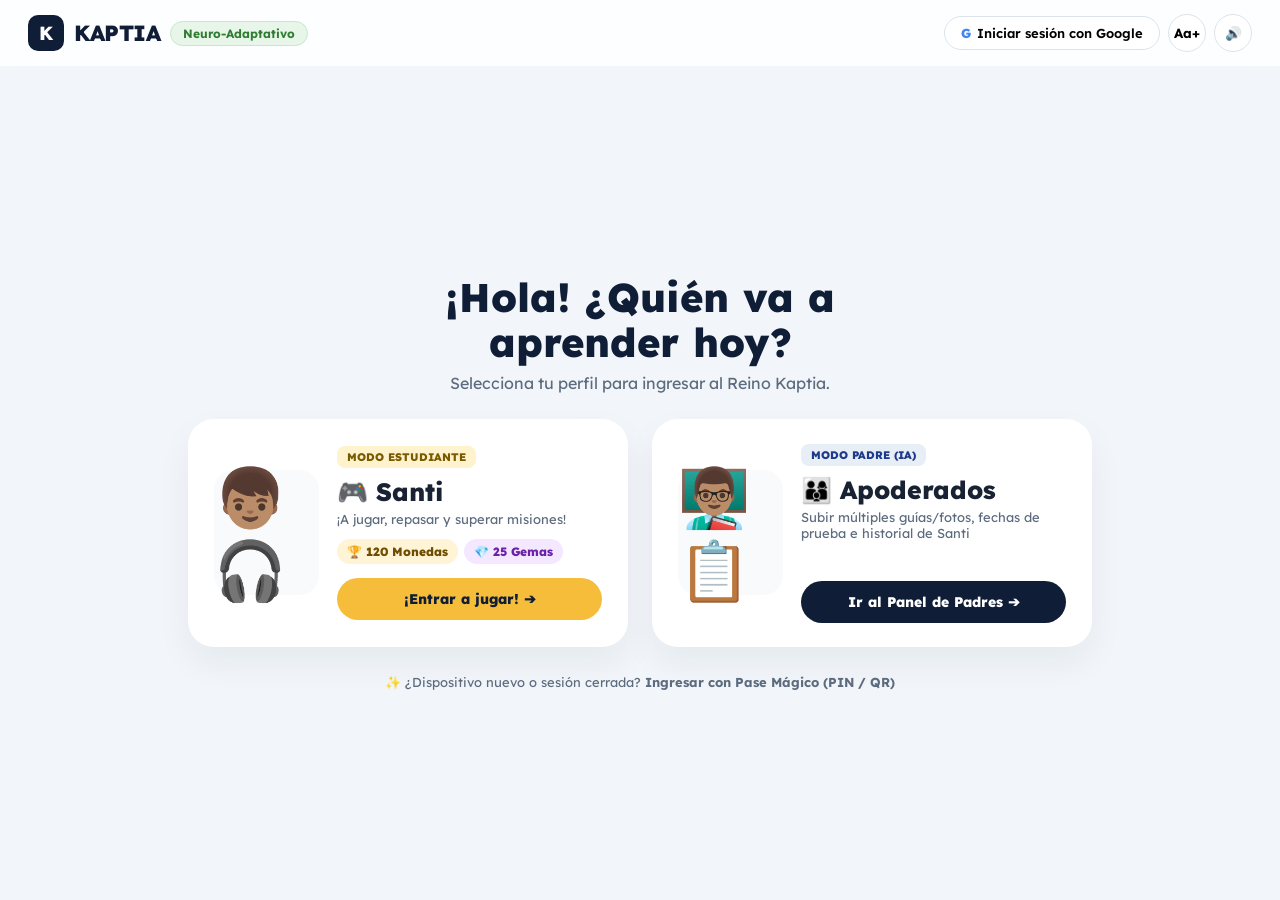
<file: MVP.html>
<!DOCTYPE html>
<html lang="es">
<head>
    <meta charset="UTF-8" />
    <meta name="viewport" content="width=device-width, initial-scale=1.0, maximum-scale=1.0, user-scalable=no" />
    <title>Kaptia — Plataforma Neuro-Adaptativa</title>
    <!-- Fuente Lexend -->
    <link rel="preconnect" href="https://fonts.googleapis.com">
    <link rel="preconnect" href="https://fonts.gstatic.com" crossorigin>
    <link href="https://fonts.googleapis.com/css2?family=Lexend:wght@400;500;600;700;800&display=swap" rel="stylesheet">
    <!-- Estilos del Proyecto -->
    <link rel="stylesheet" href="styles.css" />
</head>
<body>

    <!-- ==================================================================
         PANTALLA 1: EL PORTAL (BIENVENIDA Y SELECCIÓN DE PERFIL)
         ================================================================== -->
    <section id="screen-portal" class="screen active">
        <header class="top-bar">
            <div class="brand-group">
                <div class="logo-k">K</div>
                <span class="brand-text">KAPTIA</span>
                <span class="pill-neuro">Neuro-Adaptativo</span>
            </div>
            <div class="top-actions">
                <button class="btn-google" onclick="openParentLoginModal()">
                    <span class="g-icon">G</span> <span class="hide-xs">Iniciar sesión con Google</span><span class="show-xs">Padres</span>
                </button>
                <button class="btn-circle" onclick="toggleFontSize()" title="Cambiar tamaño de texto">Aa+</button>
                <button class="btn-circle" id="btn-sound-portal" onclick="toggleSound()" title="Sonido">🔊</button>
            </div>
        </header>

        <div class="portal-container">
            <div class="portal-heading">
                <h1>¡Hola! ¿Quién va a<br>aprender hoy?</h1>
                <p>Selecciona tu perfil para ingresar al Reino Kaptia.</p>
            </div>

            <div class="portal-cards">
                <!-- Tarjeta Modo Estudiante -->
                <div class="profile-card student-profile-card" onclick="enterStudentFlow()">
                    <div class="profile-illustration">👦🏽🎧</div>
                    <div class="profile-info">
                        <span class="role-tag tag-student">MODO ESTUDIANTE</span>
                        <h2 id="portal-student-name">🎮 Santi</h2>
                        <p>¡A jugar, repasar y superar misiones!</p>
                        <div class="currency-badges-row">
                            <span class="points-tag">🏆 <span class="points-val">120</span> Monedas</span>
                            <span class="gems-tag">💎 <span class="gems-val">15</span> Gemas</span>
                        </div>
                        <button class="btn-portal-student">¡Entrar a jugar! ➔</button>
                    </div>
                </div>

                <!-- Tarjeta Modo Padre -->
                <div class="profile-card parent-profile-card" onclick="openParentLoginModal()">
                    <div class="profile-illustration">👨🏽‍🏫📋</div>
                    <div class="profile-info">
                        <span class="role-tag tag-parent">MODO PADRE (IA)</span>
                        <h2>👨‍👩‍👦 Apoderados</h2>
                        <p>Subir múltiples guías/fotos, fechas de prueba e historial de <span class="student-name-ref">Santi</span></p>
                        <div class="spacer-tag"></div>
                        <button class="btn-portal-parent">Ir al Panel de Padres ➔</button>
                    </div>
                </div>
            </div>

            <div class="portal-footer">
                <button class="link-magic-pass" onclick="openStudentPinModal()">
                    ✨ ¿Dispositivo nuevo o sesión cerrada? <strong>Ingresar con Pase Mágico (PIN / QR)</strong>
                </button>
            </div>
        </div>
    </section>

    <!-- ==================================================================
         PANTALLA 2: TABLERO DE MUNDOS (4 ASIGNATURAS MINIMALISTAS)
         ================================================================== -->
    <section id="screen-worlds" class="screen">
        <header class="top-bar">
            <div class="brand-group">
                <span class="brand-text">KAPTIA</span>
                <div class="divider-v hide-xs"></div>
                <div class="user-pill">👦🏽 <span class="student-name-ref">Santi</span></div>
            </div>
            <div class="top-actions">
                <div class="points-pill-top">🏆 <span class="points-val">120</span></div>
                <div class="gems-pill-top">💎 <span class="gems-val">15</span></div>
                <button class="btn-circle" onclick="toggleSound()">🔊</button>
            </div>
        </header>

        <div class="sub-nav-right">
            <button class="sub-link" onclick="navigateTo('screen-kingdom')">🏰 Mi Reino</button>
            <button class="sub-link" onclick="navigateTo('screen-portal')">👨‍👩‍👦 Salir</button>
        </div>

        <div class="main-wrapper">
            <h1 class="page-title">¡Hola <span class="student-name-ref">Santi</span>! ¿Qué mundo <span class="fw-normal">vamos a explorar hoy?</span></h1>

            <div class="worlds-grid">
                <div class="world-card world-green" onclick="openWorld('ciencias')">
                    <div class="world-icon">🌳</div>
                    <div class="world-content">
                        <h2>Ciencias<br>Naturales</h2>
                        <p>Mundos y seres vivos</p>
                        <button class="btn-world btn-green">Entrar ➔</button>
                    </div>
                </div>

                <div class="world-card world-blue" onclick="openWorld('historia')">
                    <div class="world-icon">🏛️</div>
                    <div class="world-content">
                        <h2>Historia y<br>Sociedad</h2>
                        <p>Viajes en el tiempo</p>
                        <button class="btn-world btn-blue">Entrar ➔</button>
                    </div>
                </div>

                <div class="world-card world-orange" onclick="openWorld('matematicas')">
                    <div class="world-icon">🧮</div>
                    <div class="world-content">
                        <h2>Matemáticas</h2>
                        <p>Números y misiones</p>
                        <button class="btn-world btn-orange">Entrar ➔</button>
                    </div>
                </div>

                <div class="world-card world-purple" onclick="openWorld('lenguaje')">
                    <div class="world-icon">📖</div>
                    <div class="world-content">
                        <h2>Lenguaje</h2>
                        <p>Historias y palabras</p>
                        <button class="btn-world btn-purple">Entrar ➔</button>
                    </div>
                </div>
            </div>
        </div>
    </section>

    <!-- ==================================================================
         PANTALLA 3: SUB-MATERIAS / CÁPSULAS (CON TOPE 5 REPASOS Y FECHA)
         ================================================================== -->
    <section id="screen-topics" class="screen">
        <header class="top-bar">
            <div class="brand-group">
                <button class="btn-back-pill" onclick="navigateTo('screen-worlds')">⬅ Mundos</button>
                <span class="brand-text hide-xs">KAPTIA</span>
            </div>
            <h2 id="topics-world-header" class="center-header-title">Ciencias Naturales 🌱</h2>
            <div class="top-actions">
                <div class="points-pill-top">🏆 <span class="points-val">120</span></div>
                <div class="gems-pill-top">💎 <span class="gems-val">15</span></div>
                <button class="btn-circle" onclick="toggleSound()">🔊</button>
            </div>
        </header>

        <div class="sub-nav-right">
            <button class="sub-link" onclick="navigateTo('screen-kingdom')">🏰 Mi Reino</button>
            <button class="sub-link" onclick="navigateTo('screen-portal')">👨‍👩‍👦 Salir</button>
        </div>

        <div class="main-wrapper">
            <h1 class="page-title">¡Elige tu cápsula para llegar al 7.0! 🌟</h1>

            <!-- Filtro de Vigencia por Fecha de Prueba -->
            <div class="topics-filter-bar">
                <button id="filter-active-caps" class="filter-pill active" onclick="setTopicsFilter('active')">
                    📅 Próximas Pruebas (Activas)
                </button>
                <button id="filter-archived-caps" class="filter-pill" onclick="setTopicsFilter('archived')">
                    📦 Baúl de Pruebas Rendidas
                </button>
            </div>

            <div id="capsules-grid-container" class="worlds-grid"></div>
        </div>
    </section>

    <!-- ==================================================================
         PANTALLA 4: LA CÁPSULA DE ENFOQUE (CON DETECTOR ANTI-AZAR)
         ================================================================== -->
    <section id="screen-capsule" class="screen">
        <header class="top-bar">
            <div class="brand-group">
                <button class="btn-back-pill" onclick="navigateTo('screen-topics')">🏠 Cápsulas</button>
            </div>
            <div id="capsule-breadcrumb" class="breadcrumb-title">Ciencias • Las Plantas</div>
            <div class="top-actions">
                <div class="points-pill-top">🏆 <span class="points-val">120</span></div>
                <div class="gems-pill-top">💎 <span class="gems-val">15</span></div>
                <button class="btn-circle" onclick="toggleSound()">🔊</button>
            </div>
        </header>

        <div class="capsule-workspace">
            <!-- Cinta Informativa del Efecto 7.0 (Repaso Actual y Moneda en Juego) -->
            <div id="capsule-mastery-banner" class="mastery-banner"></div>

            <!-- Barra de 4 Etapas con Paso 4 Dinámico -->
            <div id="capsule-stages-bar" class="stages-pill-bar"></div>

            <!-- Aviso de Modo Calma Anti-Impulsividad (Se muestra solo si respondió en <1.8s) -->
            <div id="calm-mode-banner" class="calm-mode-alert hidden">
                <div class="calm-text">🧘 <strong>Modo Calma de Detective:</strong> ¡Vas muy rápido! Respira y lee las palabras clave...</div>
                <div class="calm-progress-track"><div id="calm-progress-bar" class="calm-progress-fill"></div></div>
            </div>

            <!-- Tarjeta Central de Enfoque -->
            <div id="capsule-stage-content" class="capsule-focus-box"></div>

            <!-- Botonera Inferior -->
            <div id="capsule-footer-bar" class="capsule-footer"></div>
        </div>
    </section>

    <!-- ==================================================================
         PANTALLA 5: EL REINO SQUISHY (TIRADA SIMPLE 🏆 + TIRADA MÍTICA 💎)
         ================================================================== -->
    <section id="screen-kingdom" class="screen">
        <header class="top-bar">
            <div class="brand-group">
                <button class="btn-back-pill" onclick="navigateTo('screen-worlds')">🏠 Volver a Mundos</button>
                <span class="brand-text hide-xs">KAPTIA</span>
            </div>
            <div class="top-actions">
                <div class="user-pill">👦🏽 <span class="student-name-ref">Santi</span></div>
                <button class="btn-circle" onclick="toggleSound()">🔊</button>
            </div>
        </header>

        <div class="main-wrapper kingdom-wrapper">
            <div class="kingdom-top-row">
                <div class="kingdom-title-box">
                    <h1>El Reino Squishy</h1>
                </div>
                <div class="kingdom-currencies-row">
                    <div class="kingdom-points-box">
                        Monedas: <span class="points-val">120</span> 🏆
                    </div>
                    <div class="kingdom-gems-box">
                        Gemas de Repaso: <span class="gems-val">15</span> 💎
                    </div>
                </div>
            </div>

            <div class="kingdom-columns">
                <div class="gachapon-panel">
                    <div id="gachapon-machine" class="gachapon-visual">
                        <div class="gachapon-dome">
                            <span class="ball b1">🔴</span>
                            <span class="ball b2">🔵</span>
                            <span class="ball b3">🟡</span>
                            <span class="ball b4">🟢</span>
                            <span class="ball b5">🟣</span>
                        </div>
                        <div class="gachapon-base">
                            <div class="gachapon-knob">⚙️</div>
                            <div class="gachapon-exit">🎁</div>
                        </div>
                    </div>
                    <p id="gachapon-msg" class="gachapon-status">¡Usa tus Monedas 🏆 o tus Gemas de Repaso 💎 para abrir una cápsula!</p>
                    <div class="gachapon-buttons-stack">
                        <button class="btn-gachapon-buy" onclick="buySquishyCapsule('simple')">
                            🪙 Tirada Simple (40 🏆 Monedas)
                        </button>
                        <button class="btn-gachapon-mythic" onclick="buySquishyCapsule('mythic')">
                            💎 Tirada Élite Garantizada (25 💎 Gemas)
                        </button>
                    </div>
                </div>

                <div class="shelf-panel">
                    <div id="squishy-shelf-grid" class="wooden-shelf"></div>
                </div>
            </div>
        </div>
    </section>

    <!-- ==================================================================
         PANTALLA 6: PANEL DE APODERADOS (MULTI-ARCHIVOS + FECHA + MÉTRICAS)
         ================================================================== -->
    <section id="screen-parent" class="screen">
        <header class="top-bar">
            <div class="brand-group">
                <span class="brand-text">KAPTIA</span>
                <div class="divider-v hide-xs"></div>
                <span class="parent-panel-label hide-xs">Panel de Apoderados</span>
            </div>

            <div class="parent-tabs">
                <button id="tab-parent-kaptear" class="parent-tab active" onclick="switchParentTab('kaptear')">
                    ⚡ Kaptear con IA
                </button>
                <button id="tab-parent-student" class="parent-tab" onclick="switchParentTab('student')">
                    👦🏽 Pase Mágico
                </button>
            </div>

            <div class="top-actions">
                <button class="btn-back-pill" onclick="navigateTo('screen-portal')">Salir ↪</button>
            </div>
        </header>

        <div class="main-wrapper">
            <!-- SUB-VISTA A: KAPTEAR MULTI-ARCHIVO + HISTORIAL EFECTO 7.0 -->
            <div id="parent-view-kaptear" class="parent-two-cols">
                <div class="parent-white-card">
                    <h2>Kaptear Nuevo Material con IA</h2>

                    <!-- Configuración rápida de API Key de Gemini -->
                    <div class="api-key-box">
                        <label class="small-label">🔑 Tu API Key de Google Gemini (Guardada en este equipo):</label>
                        <div class="api-key-row">
                            <input type="password" id="gemini-api-key-input" class="clean-input" style="margin-bottom:0;" placeholder="Pega aquí tu llave AIza..." />
                            <button class="btn-gray-pill" style="padding:10px 16px; font-size:13px;" onclick="saveGeminiKeyFromUI()">Guardar</button>
                        </div>
                        <small id="api-key-status" class="api-key-status-text"></small>
                    </div>

                    <p class="small-label">1. Elige el mundo escolar:</p>
                    <div class="subject-pills-row">
                        <button class="subj-pill active-subj" data-subj="ciencias" onclick="selectUploadSubject('ciencias', this)">Ciencias</button>
                        <button class="subj-pill" data-subj="matematicas" onclick="selectUploadSubject('matematicas', this)">Matemáticas</button>
                        <button class="subj-pill" data-subj="historia" onclick="selectUploadSubject('historia', this)">Historia</button>
                        <button class="subj-pill" data-subj="lenguaje" onclick="selectUploadSubject('lenguaje', this)">Lenguaje</button>
                    </div>

                    <div class="form-two-cols">
                        <div>
                            <label class="small-label">2. Título del Tema:</label>
                            <input type="text" id="input-capsule-title" class="clean-input" placeholder="Ej: Imperio Inca o Las Plantas" />
                        </div>
                        <div>
                            <label class="small-label">3. Fecha de la Prueba:</label>
                            <input type="date" id="input-exam-date" class="clean-input" />
                        </div>
                    </div>

                    <label class="small-label">4. Adjunta todas las páginas o guías (Soporta múltiples archivos):</label>
                    <div class="upload-buttons-grid">
                        <label class="dropzone-box" for="file-upload-multiple">
                            <span>📄 Subir PDFs o Fotos (+1 archivo)</span>
                            <input type="file" id="file-upload-multiple" accept=".pdf,.jpg,.jpeg,.png,.webp,.txt" multiple hidden onchange="handleMultipleFilesSelected(this)" />
                        </label>
                        <label class="dropzone-box camera-box" for="camera-upload-input">
                            <span>📸 Fotografiar Cuaderno</span>
                            <input type="file" id="camera-upload-input" accept="image/*" capture="environment" multiple hidden onchange="handleMultipleFilesSelected(this)" />
                        </label>
                    </div>

                    <!-- Lista visual de archivos cargados con opción de eliminar o agregar más -->
                    <div id="attached-files-list" class="attached-files-container hidden"></div>

                    <textarea id="input-capsule-text" class="clean-textarea" rows="2" placeholder="Opcional: Pega aquí texto adicional o instrucciones de la profesora..."></textarea>

                    <div id="ai-loading-box" class="ai-loading-banner hidden">
                        🧠 Analizando <span id="ai-files-count-label">material</span> con Gemini IA y armando cápsula para <span class="student-name-ref">Santi</span>...
                    </div>

                    <div id="ai-error-box" class="error-text hidden" style="text-align:center; padding:8px;"></div>

                    <button id="btn-generate-ai" class="btn-create-capsule" onclick="createCapsuleWithGemini()">
                        ✨ Crear Cápsula con IA
                    </button>
                </div>

                <div class="parent-white-card">
                    <h2>Progreso y Maestría de <span class="student-name-ref">Santi</span></h2>
                    <div class="metrics-row">
                        <div class="metric-box">
                            <span class="metric-icon">🎯</span>
                            <div>
                                <strong id="parent-accuracy-val">92%</strong>
                                <small>Precisión</small>
                            </div>
                        </div>
                        <div class="metric-box">
                            <span class="metric-icon">🧘</span>
                            <div>
                                <strong id="parent-impulsive-val">0</strong>
                                <small>Alertas Anti-Azar</small>
                            </div>
                        </div>
                    </div>

                    <!-- Notificación de Cofre Familiar cuando una guía llega a 5/5 repasos -->
                    <div id="family-chest-banner" class="family-chest-alert"></div>

                    <h3 class="small-label" style="margin-top:12px;">Estado de Preparación por Prueba (Meta: 5/5 Repasos = Nota 7.0):</h3>
                    <div id="parent-history-list" class="history-list"></div>
                </div>
            </div>

            <!-- SUB-VISTA B: GESTIÓN DE ESTUDIANTE Y PASE MÁGICO (QR + PIN) -->
            <div id="parent-view-student" class="parent-two-cols hidden">
                <div class="parent-white-card student-summary-card">
                    <span class="pill-active-student">Estudiante Activo</span>
                    <div class="student-hero-row">
                        <div class="avatar-circle-lg">👦🏽</div>
                        <h2 id="parent-student-name-display" class="giant-name">Santi</h2>
                    </div>

                    <div class="golden-points-banner">
                        🏆 <span class="points-val">120</span> Monedas &nbsp;|&nbsp; 💎 <span class="gems-val">15</span> Gemas
                    </div>

                    <div class="student-progress-strip">
                        <span class="green-progress-pill">⭐ Meta 5 Repasos Activa</span>
                        <button class="btn-gray-pill" onclick="switchParentTab('kaptear')">Ver Historial</button>
                    </div>

                    <button class="btn-create-capsule" onclick="switchParentTab('kaptear')">
                        Cargar Nueva Prueba
                    </button>
                </div>

                <div class="parent-white-card magic-pass-card">
                    <h2>Pase Mágico</h2>
                    <p class="subtitle-pass">Comparte este código con tu hijo para vincular su tablet o celular sin contraseña</p>

                    <div class="qr-and-pin-row">
                        <div class="qr-box">
                            <svg viewBox="0 0 100 100" width="130" height="130">
                                <rect width="100" height="100" rx="12" fill="#DCEEFF"/>
                                <rect x="12" y="12" width="26" height="26" rx="4" fill="#1E3A8A"/>
                                <rect x="17" y="17" width="16" height="16" rx="2" fill="#DCEEFF"/>
                                <rect x="21" y="21" width="8" height="8" fill="#1E3A8A"/>
                                <rect x="62" y="12" width="26" height="26" rx="4" fill="#1E3A8A"/>
                                <rect x="67" y="17" width="16" height="16" rx="2" fill="#DCEEFF"/>
                                <rect x="71" y="21" width="8" height="8" fill="#1E3A8A"/>
                                <rect x="12" y="62" width="26" height="26" rx="4" fill="#1E3A8A"/>
                                <rect x="17" y="67" width="16" height="16" rx="2" fill="#DCEEFF"/>
                                <rect x="21" y="71" width="8" height="8" fill="#1E3A8A"/>
                                <rect x="44" y="16" width="8" height="8" fill="#1E3A8A"/>
                                <rect x="44" y="30" width="8" height="16" fill="#1E3A8A"/>
                                <rect x="16" y="44" width="18" height="8" fill="#1E3A8A"/>
                                <rect x="44" y="52" width="16" height="8" fill="#1E3A8A"/>
                                <rect x="66" y="46" width="20" height="8" fill="#1E3A8A"/>
                                <rect x="46" y="68" width="10" height="18" fill="#1E3A8A"/>
                                <rect x="64" y="64" width="12" height="12" fill="#1E3A8A"/>
                                <rect x="78" y="76" width="10" height="12" fill="#1E3A8A"/>
                            </svg>
                        </div>

                        <div class="pin-display-box">
                            <span>PIN: <strong id="magic-pin-display">1234</strong></span>
                        </div>
                    </div>

                    <div class="pass-actions-row">
                        <button class="btn-blue-pill" onclick="openEditStudentModal()">+ Editar Estudiante</button>
                        <button class="btn-gray-pill" onclick="copyMagicPass()">Compartir Código</button>
                    </div>
                </div>
            </div>
        </div>
    </section>

    <!-- ==================================================================
         MODALES DE AUTENTICACIÓN Y VINCULACIÓN
         ================================================================== -->
    <div id="modal-parent-login" class="modal-overlay hidden">
        <div class="modal-box">
            <h3>👨‍👩‍👦 Acceso Apoderados</h3>
            <p>Ingresa con las credenciales predeterminadas del MVP:</p>
            <label class="small-label">Usuario</label>
            <input type="text" id="login-user" class="clean-input" value="padre" />
            <label class="small-label">Contraseña</label>
            <input type="password" id="login-pass" class="clean-input" value="1234" />
            <div id="login-error" class="error-text hidden">Usuario o clave incorrectos (Usa: padre / 1234)</div>
            <div class="modal-buttons">
                <button class="btn-gray-pill" onclick="closeModals()">Cancelar</button>
                <button class="btn-create-capsule" onclick="submitParentLogin()">Entrar al Panel ➔</button>
            </div>
        </div>
    </div>

    <div id="modal-student-pin" class="modal-overlay hidden">
        <div class="modal-box">
            <h3>✨ Ingresar con Pase Mágico</h3>
            <p>Escribe tu PIN de 4 números o simula el escaneo del QR de tu papá/mamá:</p>
            <input type="password" id="student-pin-input" maxlength="4" class="pin-huge-input" placeholder="1234" value="1234" />
            <div id="pin-error" class="error-text hidden">PIN incorrecto. Revisa el Pase Mágico en el Panel de Padres.</div>
            <div class="modal-buttons">
                <button class="btn-gray-pill" onclick="closeModals()">Cancelar</button>
                <button class="btn-portal-student" onclick="verifyStudentPin()">🔓 Desbloquear mi Reino</button>
            </div>
        </div>
    </div>

    <div id="modal-edit-student" class="modal-overlay hidden">
        <div class="modal-box">
            <h3>👦🏽 Configurar Estudiante</h3>
            <p>Actualiza el nombre y el PIN de acceso rápido:</p>
            <label class="small-label">Nombre del Estudiante</label>
            <input type="text" id="edit-student-name" class="clean-input" value="Santi" />
            <label class="small-label">PIN de Pase Mágico (4 dígitos)</label>
            <input type="text" id="edit-student-pin" maxlength="4" class="clean-input" value="1234" />
            <div class="modal-buttons">
                <button class="btn-gray-pill" onclick="closeModals()">Cancelar</button>
                <button class="btn-blue-pill" onclick="saveStudentProfile()">Guardar Cambios</button>
            </div>
        </div>
    </div>

    <!-- Scripts del Proyecto -->
    <script src="ai_engine.js"></script>
    <script src="app.js"></script>
</body>
</html>
</file>
<file: styles.css>
:root {
    --bg-app: #F2F6FA;
    --navy-dark: #0F1E36;
    --navy-primary: #1E3A8A;
    --emerald: #52B788;
    --emerald-btn: #58B889;
    --amber-gold: #F6BD3A;
    --purple-gem: #7C3AED;
    --text-main: #182232;
    --text-muted: #5C6B7E;
    --white: #FFFFFF;
    --font-scale: 1;
}

body.large-font {
    --font-scale: 1.14;
}

* {
    box-sizing: border-box;
    margin: 0;
    padding: 0;
    user-select: none;
    -webkit-tap-highlight-color: transparent;
}

body {
    font-family: 'Lexend', -apple-system, BlinkMacSystemFont, 'Segoe UI', sans-serif;
    background-color: var(--bg-app);
    color: var(--text-main);
    min-height: 100dvh;
    overflow-x: hidden;
}

.show-xs { display: none; }

/* ==========================================================================
   SISTEMA DE TRANSICIONES SUAVES ENTRE PANTALLAS
   ========================================================================== */
.screen {
    display: none;
    min-height: 100dvh;
    flex-direction: column;
    opacity: 0;
    transform: translateY(8px);
    transition: opacity 0.25s ease, transform 0.25s ease;
}

.screen.active {
    display: flex;
    opacity: 1;
    transform: translateY(0);
}

.hidden {
    display: none !important;
}

/* ==========================================================================
   BARRA SUPERIOR Y MONEDAS / GEMAS
   ========================================================================== */
.top-bar {
    display: flex;
    align-items: center;
    justify-content: space-between;
    padding: 14px 28px;
    background: rgba(255, 255, 255, 0.85);
    backdrop-filter: blur(8px);
    gap: 10px;
}

.brand-group {
    display: flex;
    align-items: center;
    gap: 10px;
}

.logo-k {
    width: 36px;
    height: 36px;
    border-radius: 10px;
    background: var(--navy-dark);
    color: white;
    font-weight: 800;
    font-size: 19px;
    display: flex;
    align-items: center;
    justify-content: center;
}

.brand-text {
    font-size: 22px;
    font-weight: 800;
    letter-spacing: -0.5px;
    color: var(--navy-dark);
}

.pill-neuro {
    background: #E8F5E9;
    color: #2E7D32;
    border: 1px solid #C8E6C9;
    padding: 4px 12px;
    border-radius: 999px;
    font-size: 12px;
    font-weight: 700;
}

.divider-v {
    width: 1px;
    height: 22px;
    background: #CBD5E1;
}

.user-pill {
    background: #E9EEF5;
    padding: 6px 14px;
    border-radius: 999px;
    font-weight: 700;
    font-size: 14px;
}

.points-pill-top {
    background: #FEF3C7;
    color: #92400E;
    border: 1px solid #FDE68A;
    padding: 6px 14px;
    border-radius: 999px;
    font-weight: 800;
    font-size: 14px;
}

.gems-pill-top {
    background: #F3E8FF;
    color: #6B21A8;
    border: 1px solid #E9D5FF;
    padding: 6px 14px;
    border-radius: 999px;
    font-weight: 800;
    font-size: 14px;
}

.top-actions {
    display: flex;
    align-items: center;
    gap: 8px;
}

.btn-google {
    background: white;
    border: 1px solid #DCE3EB;
    padding: 8px 16px;
    border-radius: 999px;
    font-family: inherit;
    font-weight: 600;
    font-size: 13px;
    cursor: pointer;
    display: flex;
    align-items: center;
    gap: 6px;
}

.g-icon {
    font-weight: 800;
    color: #4285F4;
}

.btn-circle {
    width: 38px;
    height: 38px;
    border-radius: 50%;
    border: 1px solid #DCE3EB;
    background: white;
    font-family: inherit;
    font-weight: 700;
    cursor: pointer;
}

.btn-back-pill {
    background: white;
    border: 1px solid #CBD5E1;
    padding: 7px 15px;
    border-radius: 999px;
    font-family: inherit;
    font-weight: 700;
    font-size: 13px;
    cursor: pointer;
}

.sub-nav-right {
    display: flex;
    justify-content: flex-end;
    gap: 16px;
    padding: 8px 32px 0;
}

.sub-link {
    background: white;
    border: 1px solid #E2E8F0;
    padding: 6px 14px;
    border-radius: 999px;
    font-family: inherit;
    font-size: 14px;
    font-weight: 700;
    color: var(--text-main);
    cursor: pointer;
}

/* ==========================================================================
   PANTALLA 1: EL PORTAL
   ========================================================================== */
.portal-container {
    flex: 1;
    display: flex;
    flex-direction: column;
    align-items: center;
    justify-content: center;
    padding: 18px;
}

.portal-heading {
    text-align: center;
    margin-bottom: 26px;
}

.portal-heading h1 {
    font-size: calc(40px * var(--font-scale));
    font-weight: 800;
    color: var(--navy-dark);
    line-height: 1.12;
    margin-bottom: 8px;
}

.portal-heading p {
    font-size: 16px;
    color: var(--text-muted);
}

.portal-cards {
    display: flex;
    gap: 24px;
    flex-wrap: wrap;
    justify-content: center;
    width: 100%;
    max-width: 920px;
}

.profile-card {
    background: white;
    border-radius: 26px;
    padding: 24px 26px;
    flex: 1;
    min-width: 310px;
    max-width: 440px;
    display: flex;
    align-items: center;
    gap: 18px;
    box-shadow: 0 16px 34px rgba(15, 30, 54, 0.06);
    cursor: pointer;
    transition: transform 0.22s ease;
}

.profile-card:hover {
    transform: translateY(-4px);
}

.profile-illustration {
    font-size: 58px;
    background: #F8FAFC;
    width: 105px;
    height: 125px;
    border-radius: 20px;
    display: flex;
    align-items: center;
    justify-content: center;
    flex-shrink: 0;
}

.profile-info {
    flex: 1;
}

.role-tag {
    display: inline-block;
    font-size: 11px;
    font-weight: 800;
    padding: 4px 10px;
    border-radius: 8px;
    margin-bottom: 8px;
}

.tag-student { background: #FFF3CD; color: #7A5A00; }
.tag-parent  { background: #E8EEF5; color: #1E3A8A; }

.profile-info h2 {
    font-size: 25px;
    font-weight: 800;
    margin-bottom: 4px;
}

.profile-info p {
    font-size: 13px;
    color: var(--text-muted);
    margin-bottom: 12px;
}

.currency-badges-row {
    display: flex;
    gap: 6px;
    flex-wrap: wrap;
    margin-bottom: 14px;
}

.points-tag {
    background: #FFF4D6;
    color: #6E4E00;
    font-size: 12px;
    font-weight: 800;
    padding: 5px 10px;
    border-radius: 999px;
}

.gems-tag {
    background: #F3E8FF;
    color: #6B21A8;
    font-size: 12px;
    font-weight: 800;
    padding: 5px 10px;
    border-radius: 999px;
}

.spacer-tag { height: 28px; }

.btn-portal-student {
    width: 100%;
    background: var(--amber-gold);
    color: var(--navy-dark);
    border: none;
    padding: 12px 16px;
    border-radius: 999px;
    font-family: inherit;
    font-weight: 800;
    font-size: 14px;
    cursor: pointer;
}

.btn-portal-parent {
    width: 100%;
    background: var(--navy-dark);
    color: white;
    border: none;
    padding: 12px 16px;
    border-radius: 999px;
    font-family: inherit;
    font-weight: 800;
    font-size: 14px;
    cursor: pointer;
}

.portal-footer { margin-top: 24px; text-align: center; }
.link-magic-pass {
    background: none;
    border: none;
    font-family: inherit;
    font-size: 13px;
    color: var(--text-muted);
    cursor: pointer;
}

/* ==========================================================================
   PANTALLAS 2 Y 3: MUNDOS, SUB-MATERIAS, FECHA DE PRUEBA Y 5 ESTRELLAS
   ========================================================================== */
.main-wrapper {
    max-width: 1040px;
    width: 100%;
    margin: 0 auto;
    padding: 14px 24px 36px;
}

.page-title {
    text-align: center;
    font-size: calc(30px * var(--font-scale));
    font-weight: 800;
    color: var(--navy-dark);
    margin: 8px 0 22px;
}

.fw-normal { font-weight: 500; }

.topics-filter-bar {
    display: flex;
    justify-content: center;
    gap: 10px;
    margin-bottom: 22px;
    flex-wrap: wrap;
}

.filter-pill {
    background: white;
    border: 1.5px solid #CBD5E1;
    padding: 9px 18px;
    border-radius: 999px;
    font-family: inherit;
    font-size: 13px;
    font-weight: 700;
    color: var(--text-muted);
    cursor: pointer;
}

.filter-pill.active {
    background: var(--navy-dark);
    color: white;
    border-color: var(--navy-dark);
}

.worlds-grid {
    display: grid;
    grid-template-columns: repeat(auto-fit, minmax(340px, 1fr));
    gap: 20px;
}

.world-card {
    border-radius: 24px;
    padding: 24px 26px;
    display: flex;
    align-items: center;
    gap: 20px;
    cursor: pointer;
    transition: transform 0.2s ease;
    position: relative;
}

.world-card:hover { transform: translateY(-4px); }

.world-green  { background-color: #D6F0DF; }
.world-blue   { background-color: #D6ECFF; }
.world-orange { background-color: #FFE8C2; }
.world-purple { background-color: #F2D9F7; }

.world-icon {
    font-size: 68px;
    width: 96px;
    text-align: center;
    flex-shrink: 0;
}

.world-content { flex: 1; }

.world-content h2 {
    font-size: calc(23px * var(--font-scale));
    font-weight: 800;
    line-height: 1.18;
    margin-bottom: 4px;
}

.world-content p {
    font-size: 14px;
    color: #334155;
    margin-bottom: 10px;
}

.capsule-meta-badges {
    display: flex;
    flex-wrap: wrap;
    gap: 6px;
    margin-bottom: 8px;
}

.exam-date-badge {
    background: rgba(255, 255, 255, 0.85);
    color: var(--navy-dark);
    font-size: 11px;
    font-weight: 800;
    padding: 4px 10px;
    border-radius: 999px;
}

.exam-date-badge.urgent {
    background: #FEF3C7;
    color: #92400E;
}

.stars-mastery-row {
    background: rgba(255, 255, 255, 0.7);
    padding: 6px 12px;
    border-radius: 12px;
    margin-bottom: 10px;
    font-size: 13px;
    font-weight: 800;
    display: flex;
    align-items: center;
    justify-content: space-between;
}

.btn-world {
    border: none;
    color: white;
    padding: 10px 20px;
    border-radius: 999px;
    font-family: inherit;
    font-weight: 700;
    font-size: 14px;
    cursor: pointer;
}

.btn-green  { background-color: #55B377; }
.btn-blue   { background-color: #5B9BD5; }
.btn-orange { background-color: #F09843; }
.btn-purple { background-color: #A665B8; }

/* ==========================================================================
   PANTALLA 4: LA CÁPSULA DE ENFOQUE + MODO CALMA ANTI-AZAR
   ========================================================================== */
.breadcrumb-title {
    font-weight: 700;
    font-size: 14px;
    text-align: center;
}

.capsule-workspace {
    max-width: 840px;
    width: 100%;
    margin: 6px auto;
    padding: 0 16px 20px;
    display: flex;
    flex-direction: column;
    gap: 12px;
}

.mastery-banner {
    background: white;
    border-radius: 16px;
    padding: 10px 16px;
    display: flex;
    align-items: center;
    justify-content: space-between;
    font-size: 13px;
    font-weight: 700;
    box-shadow: 0 4px 12px rgba(0,0,0,0.03);
    flex-wrap: wrap;
    gap: 8px;
}

.stages-pill-bar {
    background: #E6ECF2;
    padding: 6px;
    border-radius: 999px;
    display: flex;
    justify-content: space-between;
    gap: 6px;
    overflow-x: auto;
}

.stage-step-btn {
    flex: 1;
    border: none;
    background: transparent;
    padding: 9px 10px;
    border-radius: 999px;
    font-family: inherit;
    font-weight: 600;
    font-size: 13px;
    color: #475569;
    cursor: pointer;
    white-space: nowrap;
}

.stage-step-btn.active {
    background: #76C893;
    color: white;
    font-weight: 700;
}

/* Alerta Modo Calma Anti-Impulsividad */
.calm-mode-alert {
    background: #E0F2FE;
    border: 2px solid #7DD3FC;
    color: #0369A1;
    padding: 12px 16px;
    border-radius: 18px;
    text-align: center;
    font-size: 14px;
}

.calm-progress-track {
    width: 100%;
    height: 8px;
    background: rgba(255,255,255,0.8);
    border-radius: 999px;
    margin-top: 8px;
    overflow: hidden;
}

.calm-progress-fill {
    height: 100%;
    width: 0%;
    background: #0284C7;
    transition: width 2.4s linear;
}

.capsule-focus-box {
    background: white;
    border-radius: 26px;
    padding: 14px;
    box-shadow: 0 12px 30px rgba(0,0,0,0.04);
}

.capsule-inner-pastel {
    background: #EAF9F0;
    border-radius: 20px;
    padding: 22px 24px;
    text-align: center;
}

.capsule-counter-pill {
    background: white;
    display: inline-block;
    padding: 5px 16px;
    border-radius: 999px;
    font-size: 13px;
    font-weight: 700;
    margin-bottom: 12px;
}

.capsule-big-illustration {
    font-size: 72px;
    margin: 4px 0 12px;
}

.capsule-concept-title {
    font-size: calc(25px * var(--font-scale));
    font-weight: 800;
    margin-bottom: 10px;
    line-height: 1.25;
}

.capsule-concept-desc {
    font-size: calc(17px * var(--font-scale));
    line-height: 1.48;
    max-width: 600px;
    margin: 0 auto;
}

.capsule-options-row {
    display: grid;
    grid-template-columns: repeat(auto-fit, minmax(190px, 1fr));
    gap: 12px;
    margin-top: 18px;
}

.choice-btn {
    background: white;
    border: 2px solid #CBD5E1;
    border-bottom: 5px solid #CBD5E1;
    padding: 15px 14px;
    border-radius: 18px;
    font-family: inherit;
    font-size: 16px;
    font-weight: 700;
    cursor: pointer;
    transition: all 0.16s;
}

.choice-btn:disabled {
    opacity: 0.45;
    cursor: not-allowed;
    transform: none !important;
}

.choice-btn:hover:not(:disabled) {
    border-color: #55B377;
    transform: translateY(-2px);
}

.choice-btn.correct {
    background: #55B377;
    border-color: #2D6A4F;
    color: white;
}

.choice-btn.wrong {
    background: #FEE2E2;
    border-color: #FCA5A5;
    color: #991B1B;
}

.capsule-footer {
    display: flex;
    justify-content: center;
    gap: 14px;
}

.btn-capsule-prev {
    background: white;
    border: 1px solid #CBD5E1;
    padding: 13px 26px;
    border-radius: 999px;
    font-family: inherit;
    font-size: 15px;
    font-weight: 700;
    cursor: pointer;
}

.btn-capsule-next {
    background: #76C893;
    color: white;
    border: none;
    padding: 13px 32px;
    border-radius: 999px;
    font-family: inherit;
    font-size: 15px;
    font-weight: 800;
    cursor: pointer;
}

/* ==========================================================================
   PANTALLA 5: EL REINO SQUISHY
   ========================================================================== */
.kingdom-top-row {
    display: flex;
    justify-content: space-between;
    align-items: center;
    margin-bottom: 20px;
    gap: 12px;
    flex-wrap: wrap;
}

.kingdom-title-box {
    background: white;
    border: 3px solid #1E293B;
    border-radius: 20px;
    padding: 12px 28px;
}

.kingdom-title-box h1 {
    font-size: 30px;
    font-weight: 800;
}

.kingdom-currencies-row {
    display: flex;
    gap: 10px;
    flex-wrap: wrap;
}

.kingdom-points-box {
    background: #FDE047;
    border: 3px solid white;
    padding: 10px 20px;
    border-radius: 999px;
    font-size: 17px;
    font-weight: 800;
}

.kingdom-gems-box {
    background: #E9D5FF;
    color: #581C87;
    border: 3px solid white;
    padding: 10px 20px;
    border-radius: 999px;
    font-size: 17px;
    font-weight: 800;
}

.kingdom-columns {
    display: grid;
    grid-template-columns: 1fr 1.25fr;
    gap: 22px;
}

.gachapon-panel, .shelf-panel {
    background: white;
    border: 3px solid #1E293B;
    border-radius: 24px;
    padding: 22px;
    display: flex;
    flex-direction: column;
    align-items: center;
    justify-content: space-between;
}

.gachapon-dome {
    width: 175px;
    height: 155px;
    border-radius: 50%;
    background: linear-gradient(135deg, #E0F2FE, #BAE6FD);
    border: 4px solid #38BDF8;
    display: flex;
    flex-wrap: wrap;
    align-items: center;
    justify-content: center;
    gap: 8px;
    padding: 16px;
    font-size: 30px;
}

.gachapon-base {
    width: 150px;
    height: 95px;
    background: #FBBF24;
    border: 4px solid #F59E0B;
    border-radius: 0 0 20px 20px;
    margin-top: -10px;
    display: flex;
    flex-direction: column;
    align-items: center;
    justify-content: center;
    font-size: 24px;
}

.gachapon-status {
    font-weight: 700;
    color: var(--text-muted);
    margin: 10px 0;
    text-align: center;
    font-size: 14px;
}

.gachapon-buttons-stack {
    display: flex;
    flex-direction: column;
    gap: 8px;
    width: 100%;
}

.btn-gachapon-buy {
    background: #34D399;
    border: 2px solid #059669;
    color: white;
    padding: 12px 18px;
    border-radius: 999px;
    font-family: inherit;
    font-size: 14px;
    font-weight: 800;
    cursor: pointer;
}

.btn-gachapon-mythic {
    background: #8B5CF6;
    border: 2px solid #6D28D9;
    color: white;
    padding: 12px 18px;
    border-radius: 999px;
    font-family: inherit;
    font-size: 14px;
    font-weight: 800;
    cursor: pointer;
}

.wooden-shelf {
    width: 100%;
    background: #E6A15C;
    border: 8px solid #C87D3B;
    border-radius: 20px;
    padding: 16px;
    display: grid;
    grid-template-columns: repeat(3, 1fr);
    gap: 12px;
}

.squishy-slot {
    background: rgba(255, 255, 255, 0.35);
    border-bottom: 8px solid #B56928;
    border-radius: 14px;
    height: 105px;
    display: flex;
    flex-direction: column;
    align-items: center;
    justify-content: center;
    cursor: pointer;
}

.squishy-emoji { font-size: 48px; }

.squishy-locked {
    font-size: 28px;
    background: #7C4D2B;
    color: #FDE68A;
    width: 56px;
    height: 56px;
    border-radius: 50%;
    display: flex;
    align-items: center;
    justify-content: center;
}

/* ==========================================================================
   PANTALLA 6: PANEL DE APODERADOS + MULTI-ARCHIVOS
   ========================================================================== */
.parent-panel-label { font-size: 16px; font-weight: 700; }

.parent-tabs {
    display: flex;
    gap: 6px;
    background: #E2E8F0;
    padding: 4px;
    border-radius: 999px;
}

.parent-tab {
    border: none;
    background: transparent;
    padding: 8px 14px;
    border-radius: 999px;
    font-family: inherit;
    font-weight: 700;
    font-size: 13px;
    cursor: pointer;
}

.parent-tab.active {
    background: white;
    color: var(--navy-dark);
}

.parent-two-cols {
    display: grid;
    grid-template-columns: repeat(auto-fit, minmax(340px, 1fr));
    gap: 22px;
    margin-top: 10px;
}

.parent-white-card {
    background: white;
    border-radius: 26px;
    padding: 24px;
    box-shadow: 0 12px 30px rgba(15, 30, 54, 0.05);
}

.parent-white-card h2 {
    font-size: 22px;
    font-weight: 800;
    text-align: center;
    margin-bottom: 14px;
}

.api-key-box {
    background: #F1F5F9;
    padding: 10px 12px;
    border-radius: 14px;
    margin-bottom: 12px;
    border: 1px solid #CBD5E1;
}

.api-key-row { display: flex; gap: 8px; }
.api-key-status-text {
    font-size: 12px;
    color: #059669;
    font-weight: 700;
    display: block;
    margin-top: 4px;
}

.small-label {
    display: block;
    font-size: 12px;
    font-weight: 700;
    color: var(--text-muted);
    margin-bottom: 6px;
}

.subject-pills-row {
    display: flex;
    gap: 6px;
    margin-bottom: 12px;
    flex-wrap: wrap;
}

.subj-pill {
    flex: 1;
    border: none;
    padding: 8px 10px;
    border-radius: 999px;
    font-family: inherit;
    font-weight: 700;
    font-size: 12px;
    background: #EDF2F7;
    cursor: pointer;
}

.subj-pill.active-subj {
    background: #D8B4FE;
    color: #3B0764;
}

.form-two-cols {
    display: grid;
    grid-template-columns: 1.2fr 1fr;
    gap: 10px;
}

.clean-input, .clean-textarea {
    width: 100%;
    padding: 11px 12px;
    border-radius: 12px;
    border: 1.5px solid #CBD5E1;
    font-family: inherit;
    font-size: 13px;
    margin-bottom: 10px;
    user-select: text;
}

.upload-buttons-grid {
    display: grid;
    grid-template-columns: 1fr 1fr;
    gap: 10px;
    margin-bottom: 10px;
}

.dropzone-box {
    display: flex;
    align-items: center;
    justify-content: center;
    text-align: center;
    border: 2px dashed #94A3B8;
    border-radius: 16px;
    padding: 16px 10px;
    font-weight: 700;
    font-size: 13px;
    cursor: pointer;
    background: #F8FAFC;
}

.camera-box {
    background: #EFF6FF;
    border-color: #60A5FA;
    color: #1E3A8A;
}

.attached-files-container {
    background: #F8FAFC;
    border: 1px solid #E2E8F0;
    border-radius: 14px;
    padding: 10px;
    margin-bottom: 10px;
    display: flex;
    flex-direction: column;
    gap: 6px;
}

.attached-file-chip {
    background: white;
    border: 1px solid #CBD5E1;
    border-radius: 10px;
    padding: 6px 10px;
    font-size: 12px;
    font-weight: 700;
    display: flex;
    align-items: center;
    justify-content: space-between;
}

.btn-remove-file {
    background: #FEE2E2;
    color: #991B1B;
    border: none;
    border-radius: 6px;
    padding: 2px 8px;
    font-weight: 800;
    cursor: pointer;
}

.ai-loading-banner {
    background: #ECFDF5;
    border: 1.5px solid #6EE7B7;
    color: #065F46;
    padding: 12px;
    border-radius: 14px;
    margin-bottom: 10px;
    text-align: center;
    font-weight: 700;
    font-size: 13px;
}

.btn-create-capsule {
    width: 100%;
    background: var(--emerald-btn);
    color: white;
    border: none;
    padding: 14px;
    border-radius: 14px;
    font-family: inherit;
    font-size: 15px;
    font-weight: 800;
    cursor: pointer;
}

.metrics-row {
    display: grid;
    grid-template-columns: 1fr 1fr;
    gap: 12px;
    margin-bottom: 14px;
}

.metric-box {
    border: 1.5px solid #E2E8F0;
    border-radius: 16px;
    padding: 12px;
    display: flex;
    align-items: center;
    gap: 10px;
}

.metric-icon { font-size: 24px; }
.metric-box strong { display: block; font-size: 20px; }

.family-chest-alert {
    background: #FEF3C7;
    border: 1.5px solid #F59E0B;
    color: #92400E;
    padding: 10px 14px;
    border-radius: 14px;
    font-size: 13px;
    font-weight: 700;
    margin-bottom: 12px;
}

.history-list {
    display: flex;
    flex-direction: column;
    gap: 10px;
}

.history-item {
    border: 1.5px solid #E2E8F0;
    border-radius: 14px;
    padding: 12px 14px;
    display: flex;
    justify-content: space-between;
    align-items: center;
    gap: 8px;
    font-size: 13px;
}

/* Vista Pase Mágico */
.pill-active-student {
    background: #E2E8F0;
    padding: 5px 14px;
    border-radius: 999px;
    font-size: 12px;
    font-weight: 700;
    display: inline-block;
    margin-bottom: 12px;
}

.student-hero-row {
    display: flex;
    align-items: center;
    justify-content: center;
    gap: 14px;
    margin-bottom: 16px;
}

.avatar-circle-lg {
    width: 76px;
    height: 76px;
    border-radius: 50%;
    background: #E0F2FE;
    font-size: 42px;
    display: flex;
    align-items: center;
    justify-content: center;
}

.giant-name { font-size: 36px !important; margin: 0 !important; }

.golden-points-banner {
    background: #FACC15;
    padding: 12px;
    border-radius: 999px;
    font-size: 16px;
    font-weight: 800;
    text-align: center;
    margin-bottom: 14px;
}

.student-progress-strip {
    display: flex;
    gap: 10px;
    margin-bottom: 14px;
}

.green-progress-pill {
    flex: 1;
    background: #DCFCE7;
    color: #166534;
    padding: 9px 14px;
    border-radius: 999px;
    font-weight: 700;
    font-size: 13px;
}

.subtitle-pass {
    text-align: center;
    color: var(--text-muted);
    font-size: 13px;
    margin-bottom: 16px;
}

.qr-and-pin-row {
    display: flex;
    align-items: center;
    justify-content: center;
    gap: 18px;
    margin-bottom: 20px;
    flex-wrap: wrap;
}

.pin-display-box {
    background: #E8F1FB;
    padding: 14px 20px;
    border-radius: 16px;
    font-size: 22px;
    color: var(--navy-dark);
}

.pass-actions-row { display: flex; gap: 10px; }

.btn-blue-pill {
    flex: 1;
    background: #2563EB;
    color: white;
    border: none;
    padding: 12px 16px;
    border-radius: 999px;
    font-family: inherit;
    font-weight: 700;
    cursor: pointer;
}

.btn-gray-pill {
    background: #E8EEF5;
    color: var(--navy-dark);
    border: none;
    padding: 12px 16px;
    border-radius: 999px;
    font-family: inherit;
    font-weight: 700;
    cursor: pointer;
}

/* ==========================================================================
   MODALES
   ========================================================================== */
.modal-overlay {
    position: fixed;
    inset: 0;
    background: rgba(15, 30, 54, 0.55);
    backdrop-filter: blur(4px);
    display: flex;
    align-items: center;
    justify-content: center;
    z-index: 100;
    padding: 16px;
}

.modal-box {
    background: white;
    border-radius: 24px;
    max-width: 400px;
    width: 100%;
    padding: 24px;
    box-shadow: 0 24px 48px rgba(0,0,0,0.18);
}

.modal-box h3 { font-size: 20px; margin-bottom: 6px; }
.modal-box p  { font-size: 13px; color: var(--text-muted); margin-bottom: 14px; }

.pin-huge-input {
    width: 100%;
    text-align: center;
    font-size: 30px;
    font-weight: 800;
    letter-spacing: 8px;
    padding: 10px;
    border-radius: 14px;
    border: 2px solid #93C5FD;
    margin-bottom: 12px;
}

.modal-buttons { display: flex; gap: 10px; margin-top: 8px; }
.error-text { color: #DC2626; font-size: 13px; font-weight: 700; margin-bottom: 8px; }

/* ==========================================================================
   OPTIMIZACIÓN MOBILE-FIRST (CELULARES Y TABLETS VERTICALES)
   ========================================================================== */
@media (max-width: 768px) {
    .hide-xs { display: none !important; }
    .show-xs { display: inline !important; }

    .top-bar { padding: 12px 14px; }
    .brand-text { font-size: 19px; }

    .main-wrapper { padding: 10px 14px 28px; }
    .page-title { font-size: 24px; margin: 6px 0 16px; }

    .worlds-grid, .parent-two-cols, .kingdom-columns, .form-two-cols, .upload-buttons-grid {
        grid-template-columns: 1fr;
    }

    .profile-card {
        flex-direction: column;
        text-align: center;
        padding: 20px;
    }

    .currency-badges-row { justify-content: center; }

    .world-card { padding: 18px 20px; gap: 14px; }
    .world-icon { font-size: 54px; width: 72px; }

    .capsule-inner-pastel { padding: 18px 14px; }
    .capsule-big-illustration { font-size: 56px; }
    .capsule-concept-title { font-size: 21px; }
    .capsule-concept-desc { font-size: 15px; }
    .capsule-options-row { grid-template-columns: 1fr; gap: 10px; }
}
</file>
